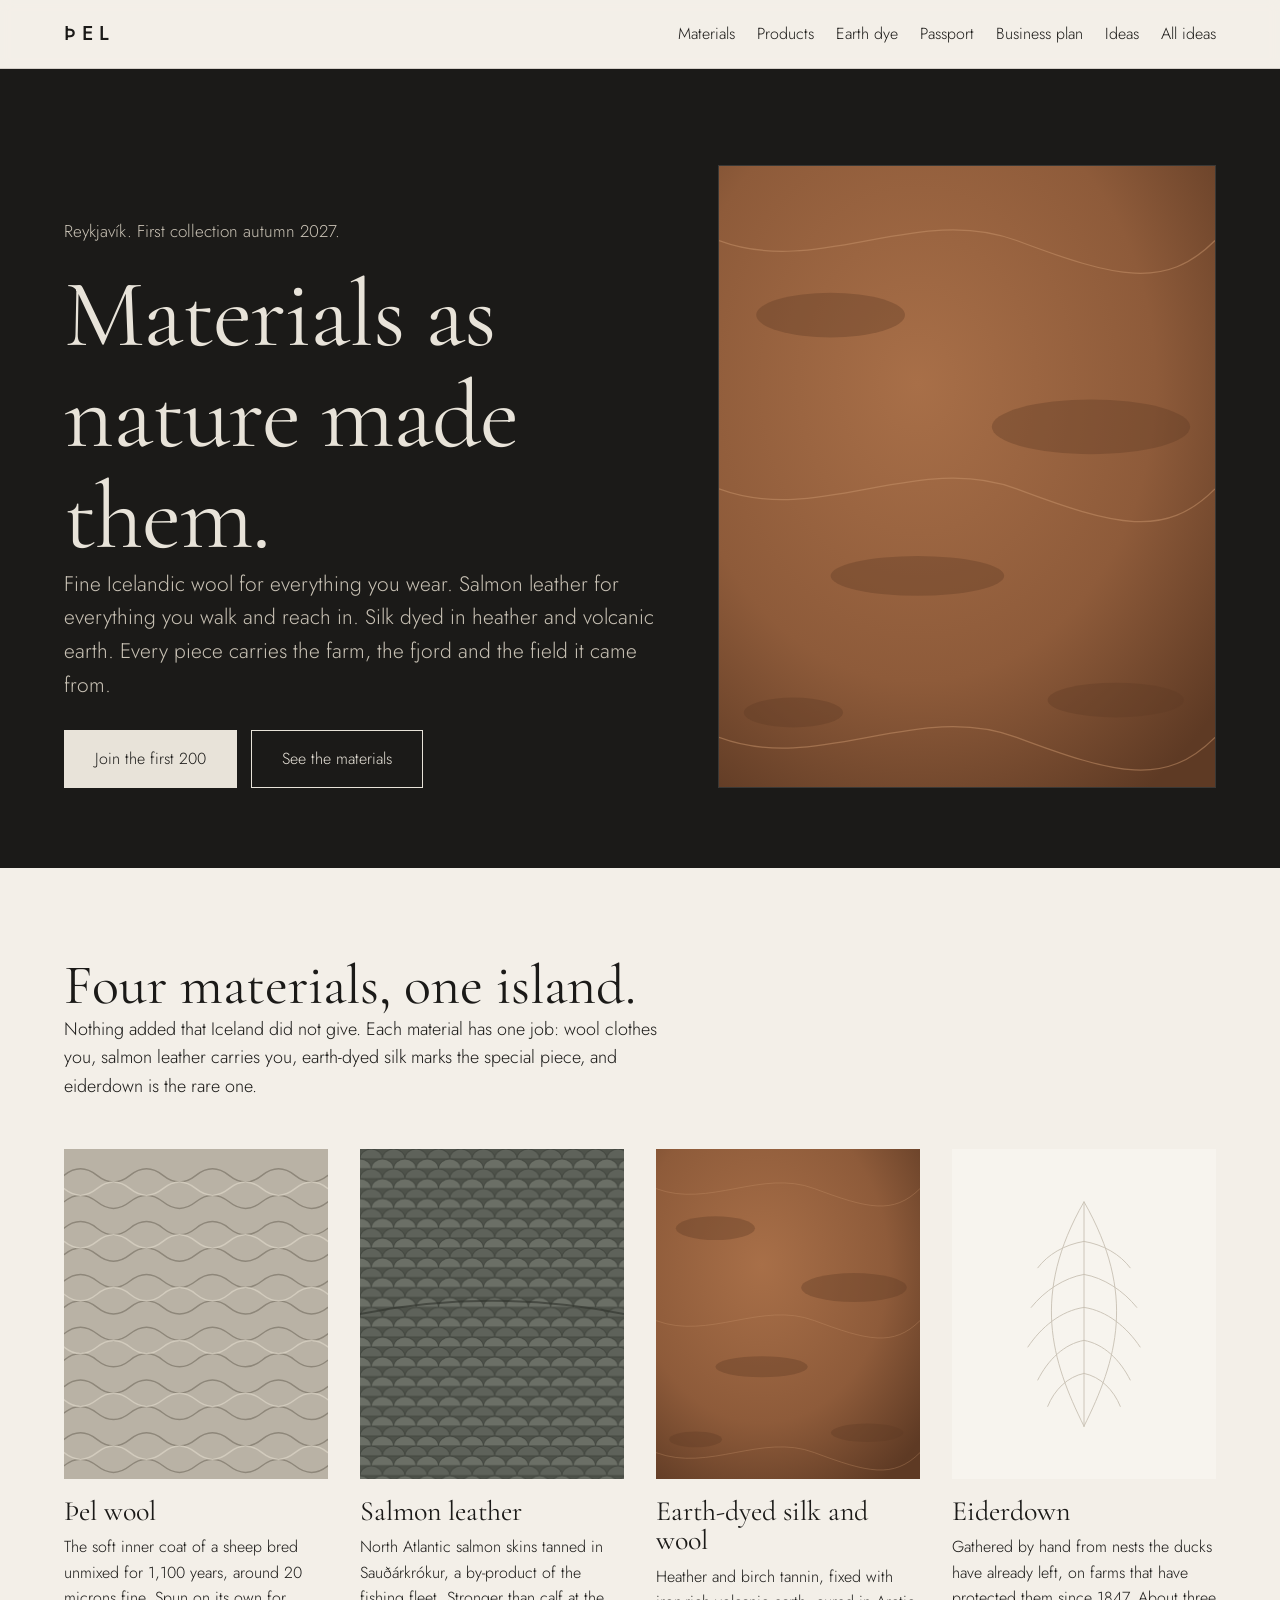
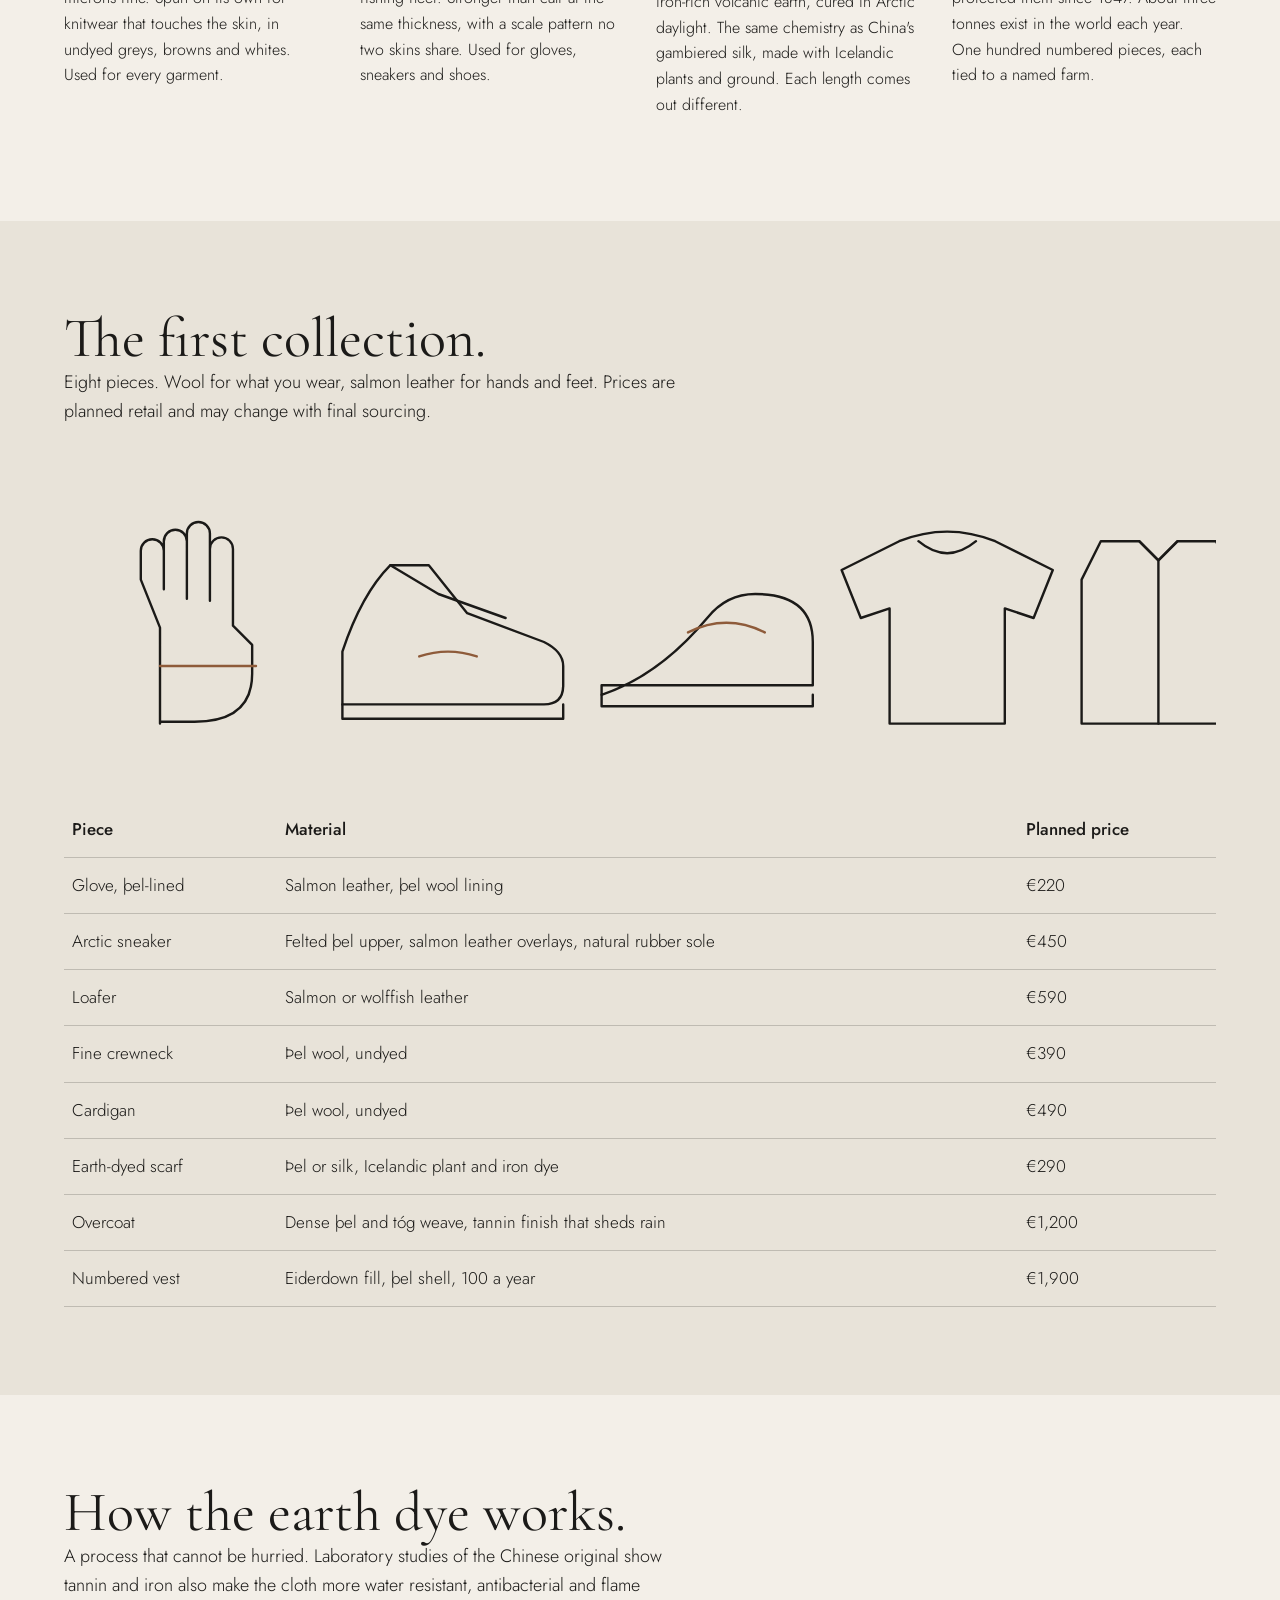
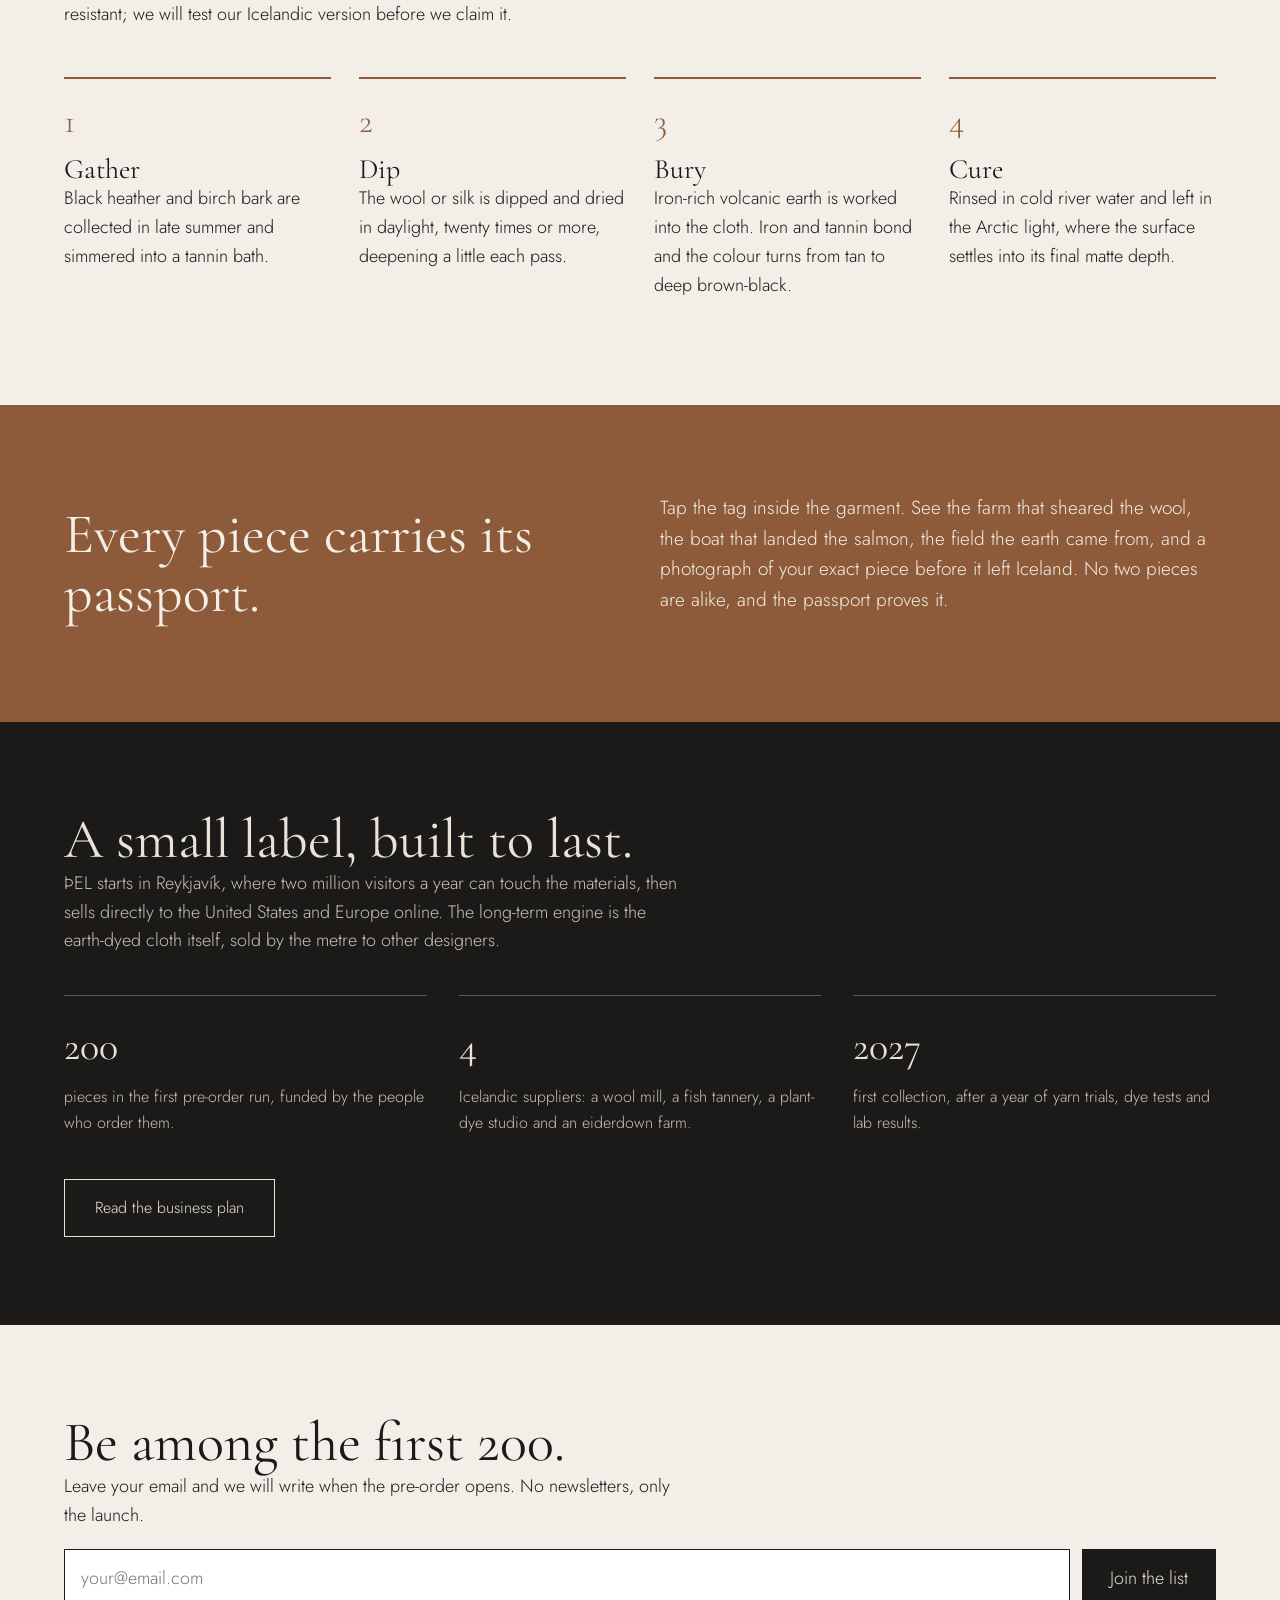
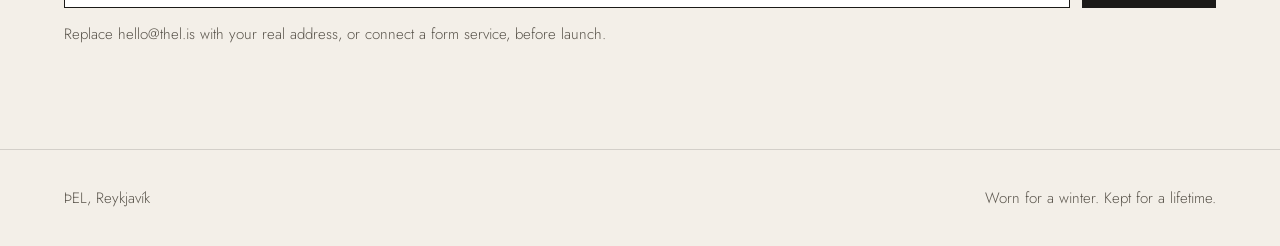
<file: index.html>
<!doctype html>
<html lang="en">
<head>
<meta charset="utf-8">
<meta name="viewport" content="width=device-width, initial-scale=1">
<title>ÞEL — Materials as nature made them</title>
<meta name="description" content="ÞEL is an Icelandic label built on four materials: fine þel wool, salmon leather, earth-dyed silk and hand-gathered eiderdown. Launching Reykjavík 2027.">
<link rel="preconnect" href="https://fonts.googleapis.com">
<link rel="stylesheet" href="https://fonts.googleapis.com/css2?family=Cormorant+Garamond:ital,wght@0,400;0,600;1,400&family=Jost:wght@300;400;500&display=swap">
<link rel="stylesheet" href="style.css">
</head>
<body>
<header>
  <div class="wrap">
    <a class="mark" href="#top">ÞEL</a>
    <nav aria-label="Main">
      <a href="#materials">Materials</a>
      <a href="#products">Products</a>
      <a href="#process">Earth dye</a>
      <a href="#passport">Passport</a>
      <a href="business.html">Business plan</a>
      <a href="ideas.html">Ideas</a>
      <a href="https://gummihurdal.github.io/ideas/">All ideas</a>
    </nav>
  </div>
</header>

<main id="top">
<section class="hero">
  <div class="wrap">
    <div>
      <p class="lead">Reykjavík. First collection autumn 2027.</p>
      <h1>Materials as nature made them.</h1>
      <p>Fine Icelandic wool for everything you wear. Salmon leather for everything you walk and reach in. Silk dyed in heather and volcanic earth. Every piece carries the farm, the fjord and the field it came from.</p>
      <div class="btns">
        <a class="btn solid" href="#waitlist">Join the first 200</a>
        <a class="btn" href="#materials">See the materials</a>
      </div>
    </div>
    <img class="hero-img" src="img/earth.svg" alt="Earth-dyed silk in iron-mud brown, the signature material">
  </div>
</section>

<section id="materials">
  <div class="wrap">
    <div class="intro">
      <h2>Four materials, one island.</h2>
      <p>Nothing added that Iceland did not give. Each material has one job: wool clothes you, salmon leather carries you, earth-dyed silk marks the special piece, and eiderdown is the rare one.</p>
    </div>
    <div class="grid4">
      <div>
        <img src="img/wool.svg" alt="Þel wool fibre texture in natural grey">
        <h3>Þel wool</h3>
        <p>The soft inner coat of a sheep bred unmixed for 1,100 years, around 20 microns fine. Spun on its own for knitwear that touches the skin, in undyed greys, browns and whites. Used for every garment.</p>
      </div>
      <div>
        <img src="img/salmon.svg" alt="Salmon leather scale pattern in moss grey">
        <h3>Salmon leather</h3>
        <p>North Atlantic salmon skins tanned in Sauðárkrókur, a by-product of the fishing fleet. Stronger than calf at the same thickness, with a scale pattern no two skins share. Used for gloves, sneakers and shoes.</p>
      </div>
      <div>
        <img src="img/earth.svg" alt="Earth-dyed silk texture in iron-mud brown">
        <h3>Earth-dyed silk and wool</h3>
        <p>Heather and birch tannin, fixed with iron-rich volcanic earth, cured in Arctic daylight. The same chemistry as China's gambiered silk, made with Icelandic plants and ground. Each length comes out different.</p>
      </div>
      <div>
        <img src="img/eider.svg" alt="A single eiderdown feather drawn in line">
        <h3>Eiderdown</h3>
        <p>Gathered by hand from nests the ducks have already left, on farms that have protected them since 1847. About three tonnes exist in the world each year. One hundred numbered pieces, each tied to a named farm.</p>
      </div>
    </div>
  </div>
</section>

<section class="products" id="products">
  <div class="wrap">
    <div class="intro">
      <h2>The first collection.</h2>
      <p>Eight pieces. Wool for what you wear, salmon leather for hands and feet. Prices are planned retail and may change with final sourcing.</p>
    </div>
    <img class="lineup" src="img/products.svg" alt="Line drawings of the five product shapes: glove, sneaker, loafer, crewneck and coat">
    <table class="ptable">
      <thead><tr><th>Piece</th><th>Material</th><th>Planned price</th></tr></thead>
      <tbody>
        <tr><td>Glove, þel-lined</td><td>Salmon leather, þel wool lining</td><td>€220</td></tr>
        <tr><td>Arctic sneaker</td><td>Felted þel upper, salmon leather overlays, natural rubber sole</td><td>€450</td></tr>
        <tr><td>Loafer</td><td>Salmon or wolffish leather</td><td>€590</td></tr>
        <tr><td>Fine crewneck</td><td>Þel wool, undyed</td><td>€390</td></tr>
        <tr><td>Cardigan</td><td>Þel wool, undyed</td><td>€490</td></tr>
        <tr><td>Earth-dyed scarf</td><td>Þel or silk, Icelandic plant and iron dye</td><td>€290</td></tr>
        <tr><td>Overcoat</td><td>Dense þel and tóg weave, tannin finish that sheds rain</td><td>€1,200</td></tr>
        <tr><td>Numbered vest</td><td>Eiderdown fill, þel shell, 100 a year</td><td>€1,900</td></tr>
      </tbody>
    </table>
  </div>
</section>

<section id="process">
  <div class="wrap">
    <div class="intro">
      <h2>How the earth dye works.</h2>
      <p>A process that cannot be hurried. Laboratory studies of the Chinese original show tannin and iron also make the cloth more water resistant, antibacterial and flame resistant; we will test our Icelandic version before we claim it.</p>
    </div>
    <div class="steps">
      <div><h3>Gather</h3><p>Black heather and birch bark are collected in late summer and simmered into a tannin bath.</p></div>
      <div><h3>Dip</h3><p>The wool or silk is dipped and dried in daylight, twenty times or more, deepening a little each pass.</p></div>
      <div><h3>Bury</h3><p>Iron-rich volcanic earth is worked into the cloth. Iron and tannin bond and the colour turns from tan to deep brown-black.</p></div>
      <div><h3>Cure</h3><p>Rinsed in cold river water and left in the Arctic light, where the surface settles into its final matte depth.</p></div>
    </div>
  </div>
</section>

<section class="passport" id="passport">
  <div class="wrap">
    <h2>Every piece carries its passport.</h2>
    <p>Tap the tag inside the garment. See the farm that sheared the wool, the boat that landed the salmon, the field the earth came from, and a photograph of your exact piece before it left Iceland. No two pieces are alike, and the passport proves it.</p>
  </div>
</section>

<section class="biz" id="business">
  <div class="wrap">
    <h2>A small label, built to last.</h2>
    <p>ÞEL starts in Reykjavík, where two million visitors a year can touch the materials, then sells directly to the United States and Europe online. The long-term engine is the earth-dyed cloth itself, sold by the metre to other designers.</p>
    <div class="cols">
      <div><strong>200</strong><p>pieces in the first pre-order run, funded by the people who order them.</p></div>
      <div><strong>4</strong><p>Icelandic suppliers: a wool mill, a fish tannery, a plant-dye studio and an eiderdown farm.</p></div>
      <div><strong>2027</strong><p>first collection, after a year of yarn trials, dye tests and lab results.</p></div>
    </div>
    <div class="btns"><a class="btn" href="business.html">Read the business plan</a></div>
  </div>
</section>

<section class="wait" id="waitlist">
  <div class="wrap">
    <h2>Be among the first 200.</h2>
    <p>Leave your email and we will write when the pre-order opens. No newsletters, only the launch.</p>
    <form action="mailto:hello@thel.is" method="post" enctype="text/plain">
      <label for="email" class="visually-hidden" style="position:absolute;left:-9999px">Email address</label>
      <input id="email" name="email" type="email" placeholder="your@email.com" required>
      <button type="submit">Join the list</button>
    </form>
    <p class="note" style="margin-top:14px">Replace hello@thel.is with your real address, or connect a form service, before launch.</p>
  </div>
</section>
</main>

<footer>
  <div class="wrap">
    <span>ÞEL, Reykjavík</span>
    <span>Worn for a winter. Kept for a lifetime.</span>
  </div>
</footer>
</body>
</html>
</file>
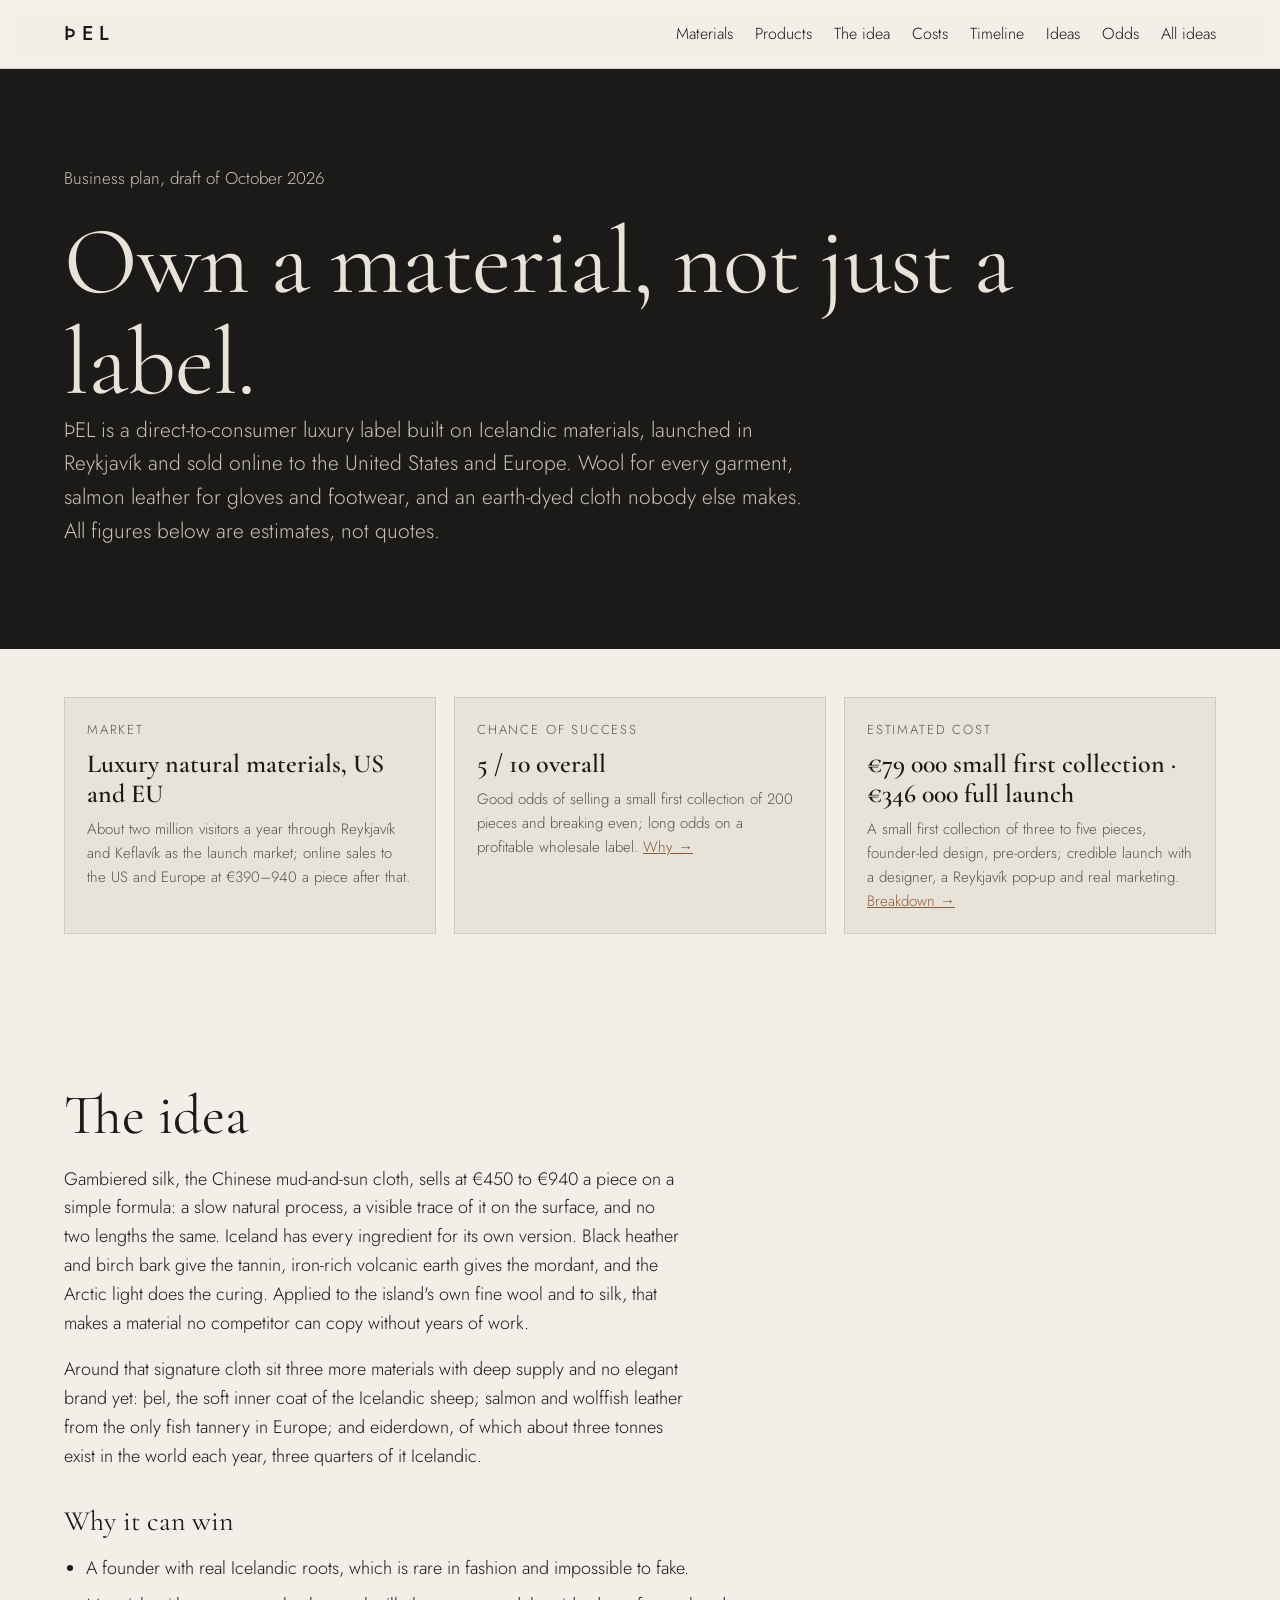
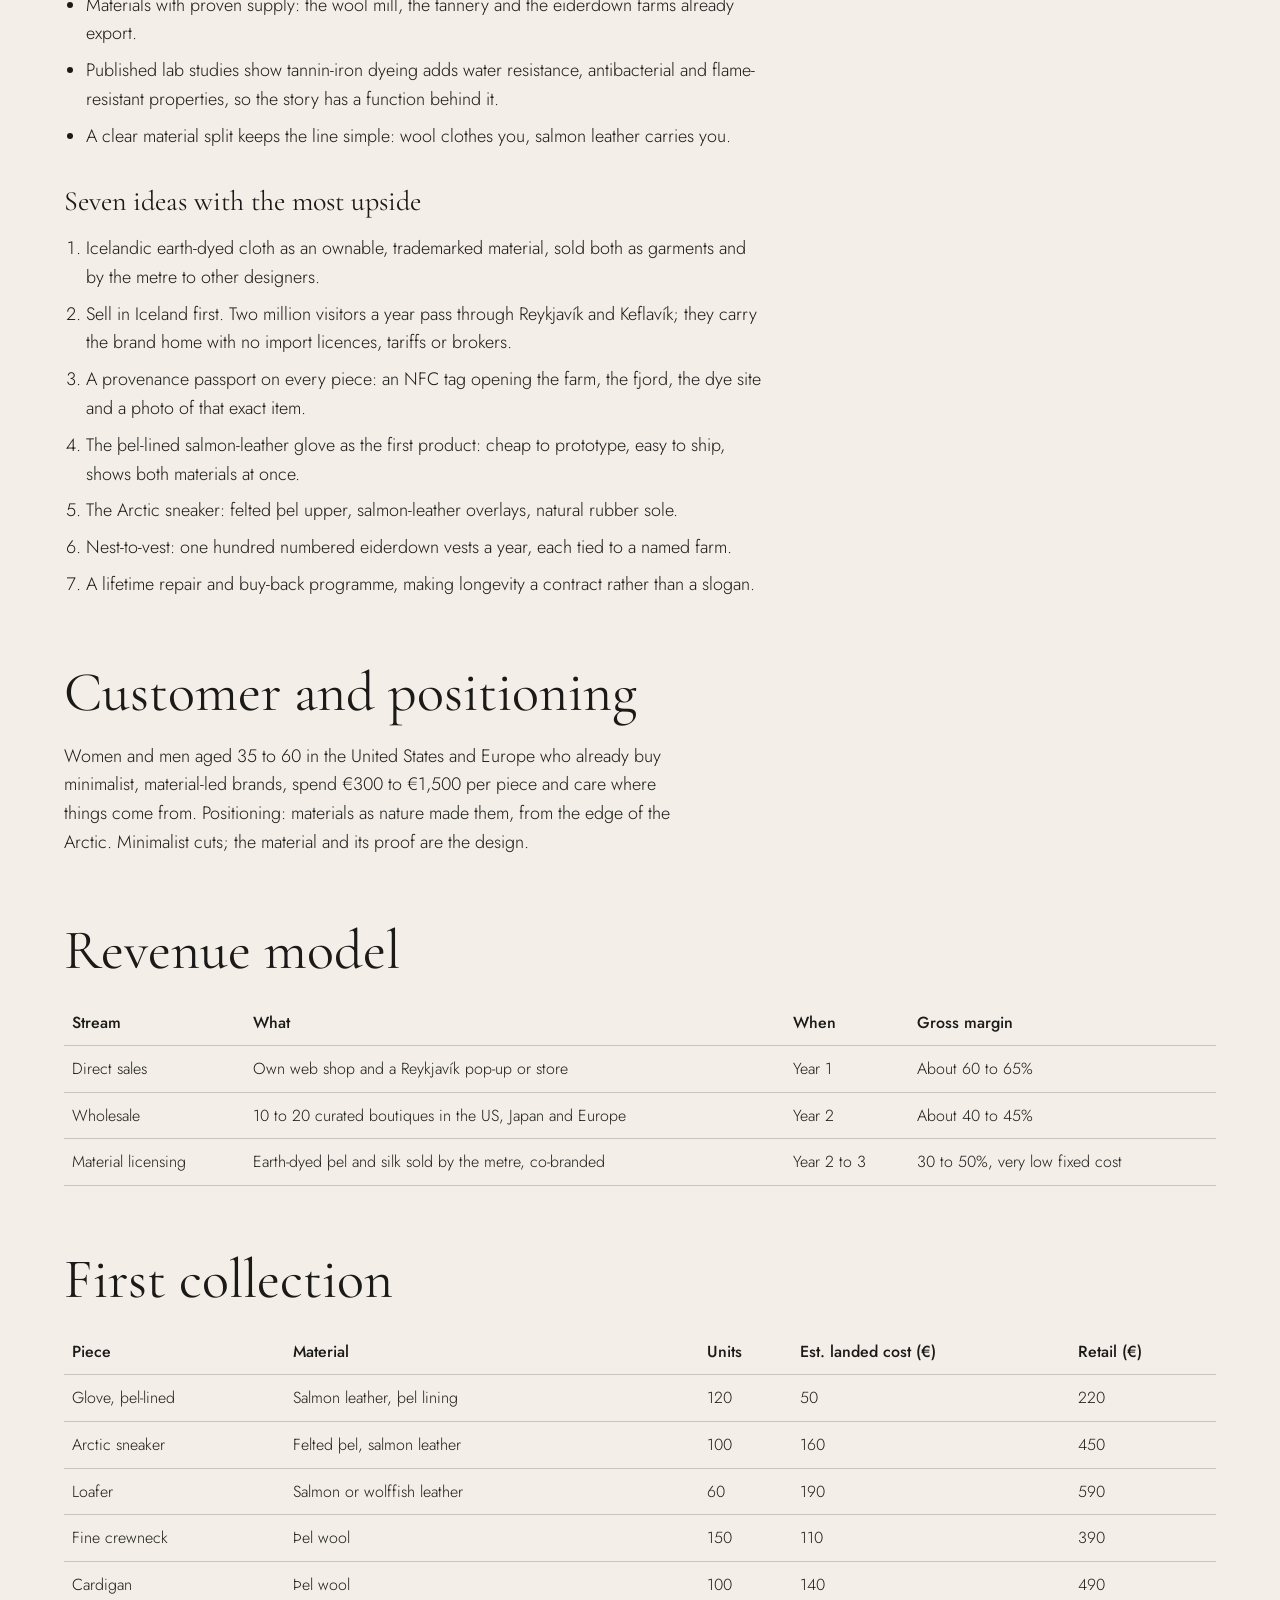
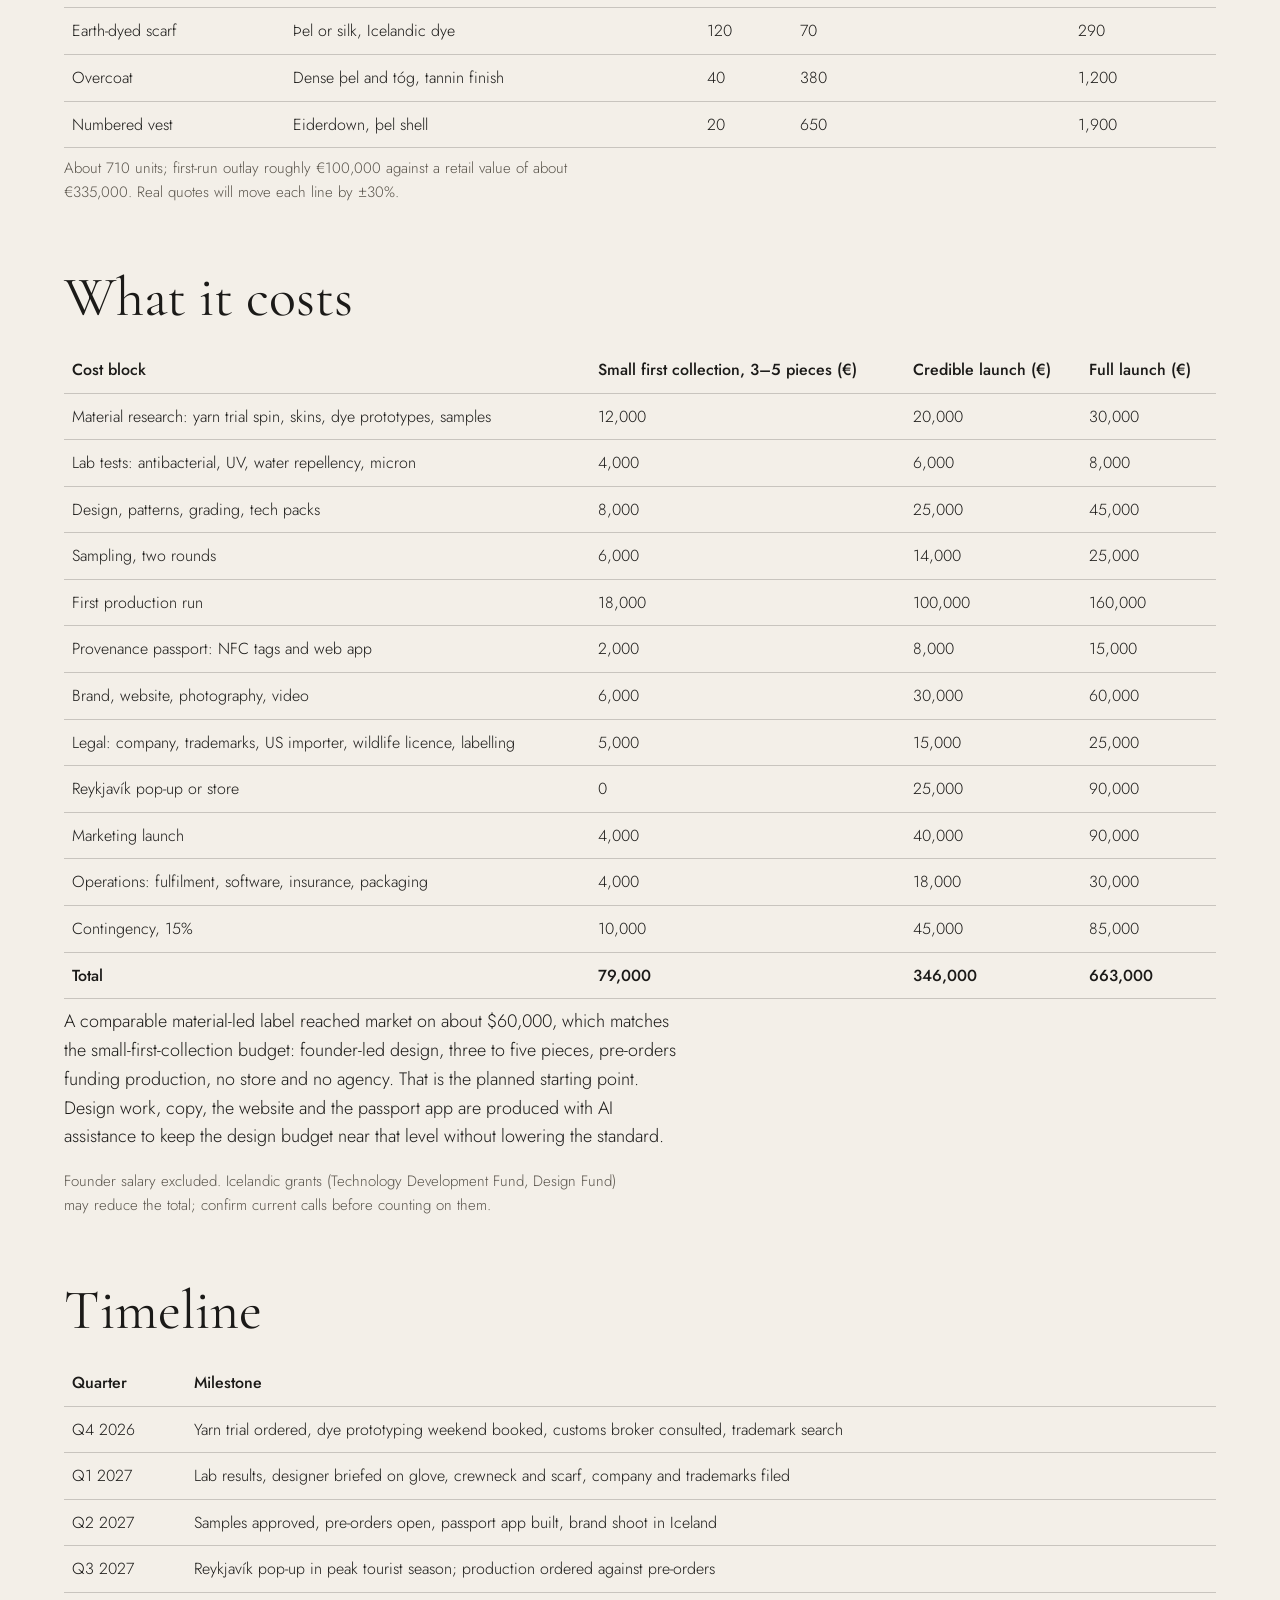
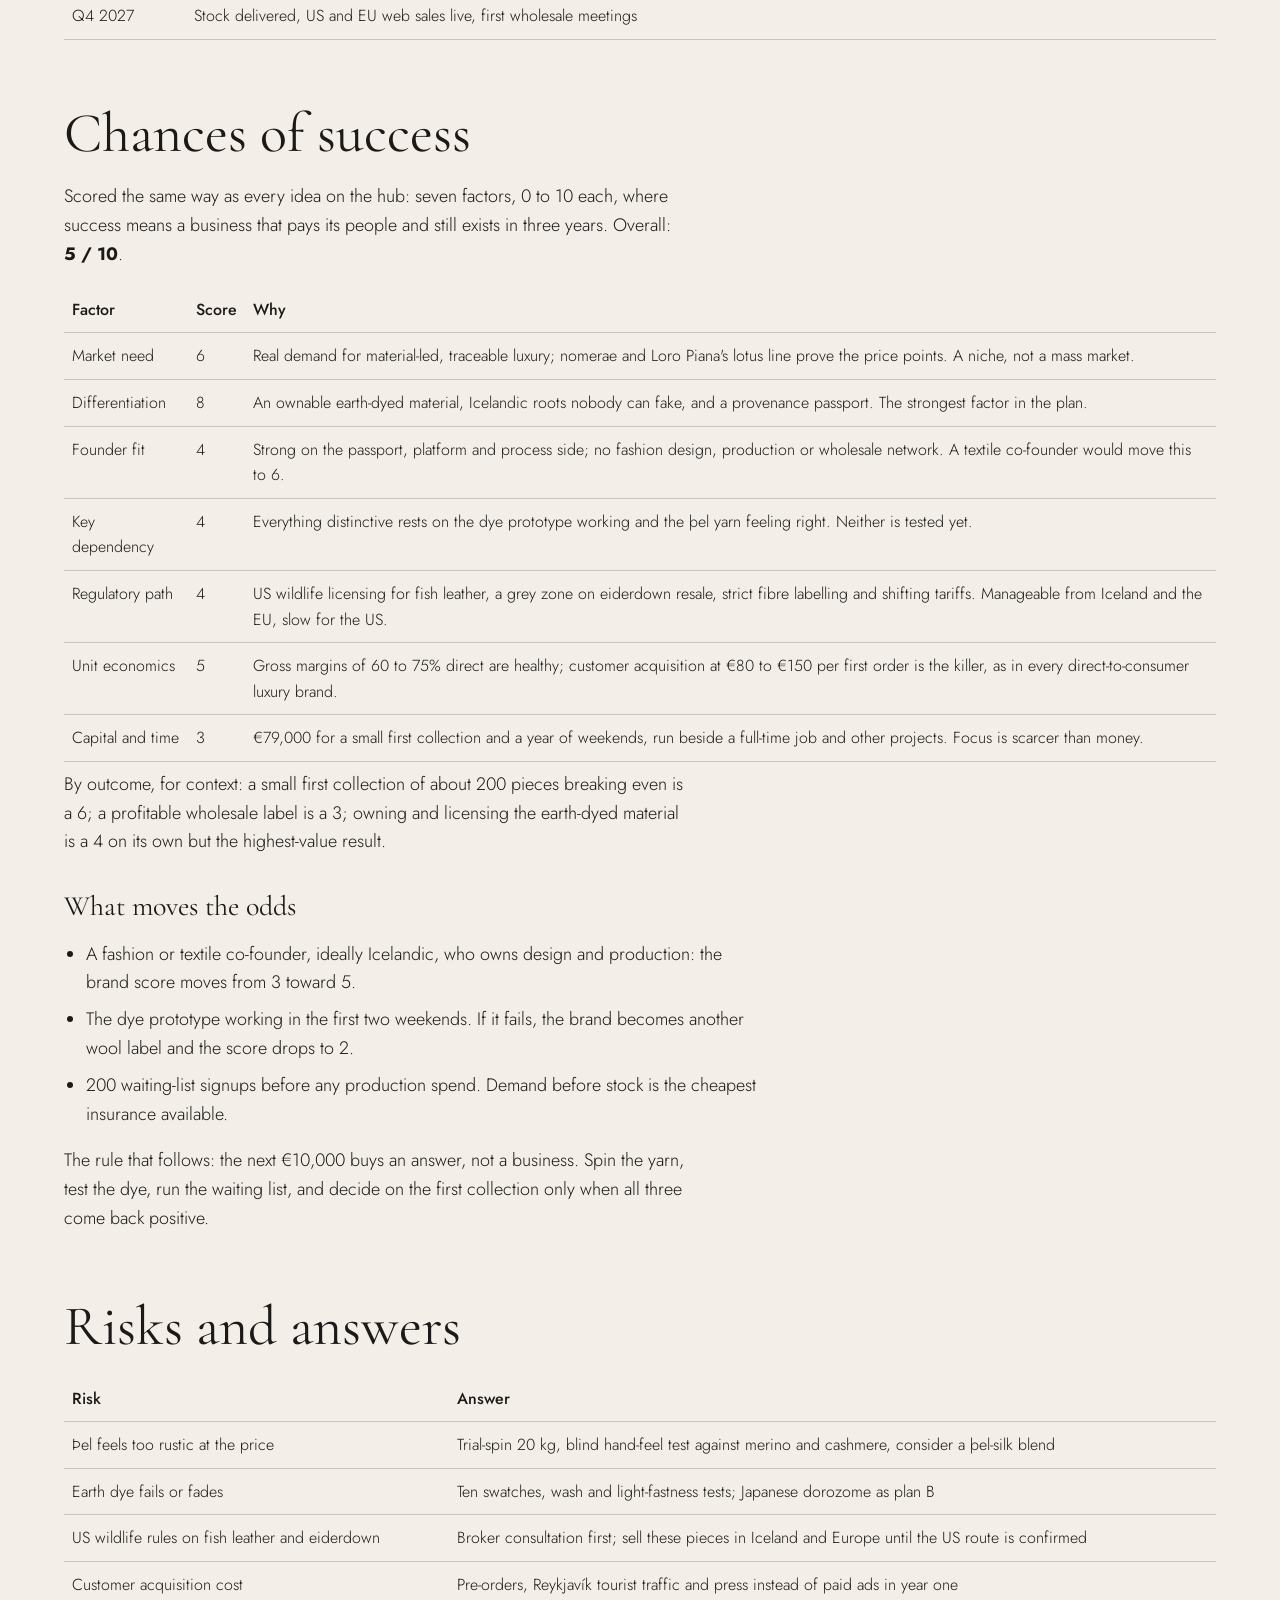
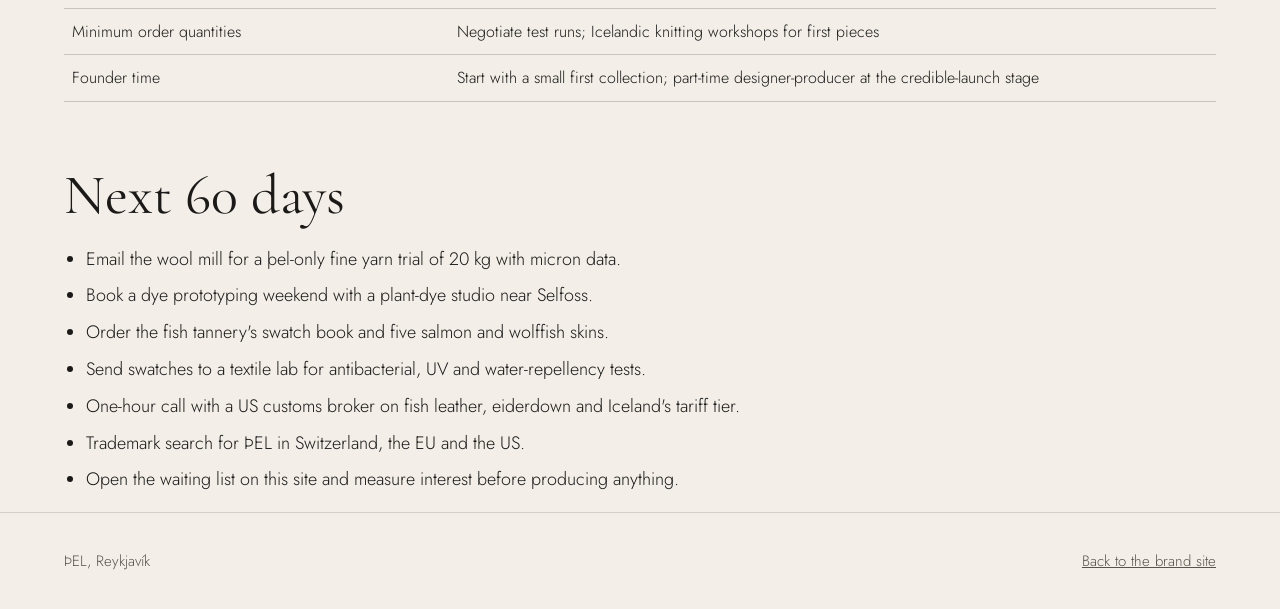
<file: business.html>
<!doctype html>
<html lang="en">
<head>
<meta charset="utf-8">
<meta name="viewport" content="width=device-width, initial-scale=1">
<title>ÞEL — Business plan</title>
<meta name="description" content="The ÞEL business plan: concept, materials, product line, costs and timeline for an Icelandic heritage-materials label.">
<link rel="preconnect" href="https://fonts.googleapis.com">
<link rel="stylesheet" href="https://fonts.googleapis.com/css2?family=Cormorant+Garamond:ital,wght@0,400;0,600;1,400&family=Jost:wght@300;400;500&display=swap">
<link rel="stylesheet" href="style.css">
</head>
<body>
<header>
  <div class="wrap">
    <a class="mark" href="index.html">ÞEL</a>
    <nav aria-label="Main">
      <a href="index.html#materials">Materials</a>
      <a href="index.html#products">Products</a>
      <a href="#idea">The idea</a>
      <a href="#costs">Costs</a>
      <a href="#timeline">Timeline</a>
      <a href="ideas.html">Ideas</a>
      <a href="#odds">Odds</a>
      <a href="https://gummihurdal.github.io/ideas/">All ideas</a>
    </nav>
  </div>
</header>

<main class="doc">
<section class="hero">
  <div class="wrap" style="display:block">
    <p class="lead">Business plan, draft of October 2026</p>
    <h1>Own a material, not just a label.</h1>
    <p>ÞEL is a direct-to-consumer luxury label built on Icelandic materials, launched in Reykjavík and sold online to the United States and Europe. Wool for every garment, salmon leather for gloves and footwear, and an earth-dyed cloth nobody else makes. All figures below are estimates, not quotes.</p>
  </div>
</section>

<div class="wrap">
<section class="glance" aria-label="At a glance">
  <div><span>Market</span><strong>Luxury natural materials, US and EU</strong><p>About two million visitors a year through Reykjavík and Keflavík as the launch market; online sales to the US and Europe at €390–940 a piece after that.</p></div>
  <div><span>Chance of success</span><strong>5 / 10 overall</strong><p>Good odds of selling a small first collection of 200 pieces and breaking even; long odds on a profitable wholesale label. <a href="#odds">Why →</a></p></div>
  <div><span>Estimated cost</span><strong>€79 000 small first collection · €346 000 full launch</strong><p>A small first collection of three to five pieces, founder-led design, pre-orders; credible launch with a designer, a Reykjavík pop-up and real marketing. <a href="#costs">Breakdown →</a></p></div>
</section>
</div>
<style>
.glance{display:grid;grid-template-columns:repeat(auto-fit,minmax(240px,1fr));gap:18px;margin:-40px 0 48px;position:relative}
.glance>div{background:var(--ash);border:1px solid rgba(27,26,24,.12);padding:22px 22px 14px}
.glance span{display:block;font-size:13px;letter-spacing:.14em;text-transform:uppercase;color:var(--ink-soft);margin-bottom:8px}
.glance strong{display:block;font-family:'Cormorant Garamond',Georgia,serif;font-weight:600;font-size:26px;line-height:1.15;margin-bottom:8px}
.glance p{font-size:15px;color:var(--ink-soft);margin:0 0 6px}
.glance a{color:var(--mud)}
</style>

<div class="wrap">

<h2 id="idea">The idea</h2>
<p>Gambiered silk, the Chinese mud-and-sun cloth, sells at €450 to €940 a piece on a simple formula: a slow natural process, a visible trace of it on the surface, and no two lengths the same. Iceland has every ingredient for its own version. Black heather and birch bark give the tannin, iron-rich volcanic earth gives the mordant, and the Arctic light does the curing. Applied to the island's own fine wool and to silk, that makes a material no competitor can copy without years of work.</p>
<p>Around that signature cloth sit three more materials with deep supply and no elegant brand yet: þel, the soft inner coat of the Icelandic sheep; salmon and wolffish leather from the only fish tannery in Europe; and eiderdown, of which about three tonnes exist in the world each year, three quarters of it Icelandic.</p>

<h3>Why it can win</h3>
<ul>
  <li>A founder with real Icelandic roots, which is rare in fashion and impossible to fake.</li>
  <li>Materials with proven supply: the wool mill, the tannery and the eiderdown farms already export.</li>
  <li>Published lab studies show tannin-iron dyeing adds water resistance, antibacterial and flame-resistant properties, so the story has a function behind it.</li>
  <li>A clear material split keeps the line simple: wool clothes you, salmon leather carries you.</li>
</ul>

<h3>Seven ideas with the most upside</h3>
<ol>
  <li>Icelandic earth-dyed cloth as an ownable, trademarked material, sold both as garments and by the metre to other designers.</li>
  <li>Sell in Iceland first. Two million visitors a year pass through Reykjavík and Keflavík; they carry the brand home with no import licences, tariffs or brokers.</li>
  <li>A provenance passport on every piece: an NFC tag opening the farm, the fjord, the dye site and a photo of that exact item.</li>
  <li>The þel-lined salmon-leather glove as the first product: cheap to prototype, easy to ship, shows both materials at once.</li>
  <li>The Arctic sneaker: felted þel upper, salmon-leather overlays, natural rubber sole.</li>
  <li>Nest-to-vest: one hundred numbered eiderdown vests a year, each tied to a named farm.</li>
  <li>A lifetime repair and buy-back programme, making longevity a contract rather than a slogan.</li>
</ol>

<h2>Customer and positioning</h2>
<p>Women and men aged 35 to 60 in the United States and Europe who already buy minimalist, material-led brands, spend €300 to €1,500 per piece and care where things come from. Positioning: materials as nature made them, from the edge of the Arctic. Minimalist cuts; the material and its proof are the design.</p>

<h2>Revenue model</h2>
<table>
  <thead><tr><th>Stream</th><th>What</th><th>When</th><th>Gross margin</th></tr></thead>
  <tbody>
    <tr><td>Direct sales</td><td>Own web shop and a Reykjavík pop-up or store</td><td>Year 1</td><td>About 60 to 65%</td></tr>
    <tr><td>Wholesale</td><td>10 to 20 curated boutiques in the US, Japan and Europe</td><td>Year 2</td><td>About 40 to 45%</td></tr>
    <tr><td>Material licensing</td><td>Earth-dyed þel and silk sold by the metre, co-branded</td><td>Year 2 to 3</td><td>30 to 50%, very low fixed cost</td></tr>
  </tbody>
</table>

<h2>First collection</h2>
<table>
  <thead><tr><th>Piece</th><th>Material</th><th>Units</th><th>Est. landed cost (€)</th><th>Retail (€)</th></tr></thead>
  <tbody>
    <tr><td>Glove, þel-lined</td><td>Salmon leather, þel lining</td><td>120</td><td>50</td><td>220</td></tr>
    <tr><td>Arctic sneaker</td><td>Felted þel, salmon leather</td><td>100</td><td>160</td><td>450</td></tr>
    <tr><td>Loafer</td><td>Salmon or wolffish leather</td><td>60</td><td>190</td><td>590</td></tr>
    <tr><td>Fine crewneck</td><td>Þel wool</td><td>150</td><td>110</td><td>390</td></tr>
    <tr><td>Cardigan</td><td>Þel wool</td><td>100</td><td>140</td><td>490</td></tr>
    <tr><td>Earth-dyed scarf</td><td>Þel or silk, Icelandic dye</td><td>120</td><td>70</td><td>290</td></tr>
    <tr><td>Overcoat</td><td>Dense þel and tóg, tannin finish</td><td>40</td><td>380</td><td>1,200</td></tr>
    <tr><td>Numbered vest</td><td>Eiderdown, þel shell</td><td>20</td><td>650</td><td>1,900</td></tr>
  </tbody>
</table>
<p class="note">About 710 units; first-run outlay roughly €100,000 against a retail value of about €335,000. Real quotes will move each line by ±30%.</p>

<h2 id="costs">What it costs</h2>
<table>
  <thead><tr><th>Cost block</th><th>Small first collection, 3–5 pieces (€)</th><th>Credible launch (€)</th><th>Full launch (€)</th></tr></thead>
  <tbody>
    <tr><td>Material research: yarn trial spin, skins, dye prototypes, samples</td><td>12,000</td><td>20,000</td><td>30,000</td></tr>
    <tr><td>Lab tests: antibacterial, UV, water repellency, micron</td><td>4,000</td><td>6,000</td><td>8,000</td></tr>
    <tr><td>Design, patterns, grading, tech packs</td><td>8,000</td><td>25,000</td><td>45,000</td></tr>
    <tr><td>Sampling, two rounds</td><td>6,000</td><td>14,000</td><td>25,000</td></tr>
    <tr><td>First production run</td><td>18,000</td><td>100,000</td><td>160,000</td></tr>
    <tr><td>Provenance passport: NFC tags and web app</td><td>2,000</td><td>8,000</td><td>15,000</td></tr>
    <tr><td>Brand, website, photography, video</td><td>6,000</td><td>30,000</td><td>60,000</td></tr>
    <tr><td>Legal: company, trademarks, US importer, wildlife licence, labelling</td><td>5,000</td><td>15,000</td><td>25,000</td></tr>
    <tr><td>Reykjavík pop-up or store</td><td>0</td><td>25,000</td><td>90,000</td></tr>
    <tr><td>Marketing launch</td><td>4,000</td><td>40,000</td><td>90,000</td></tr>
    <tr><td>Operations: fulfilment, software, insurance, packaging</td><td>4,000</td><td>18,000</td><td>30,000</td></tr>
    <tr><td>Contingency, 15%</td><td>10,000</td><td>45,000</td><td>85,000</td></tr>
    <tr><th>Total</th><th>79,000</th><th>346,000</th><th>663,000</th></tr>
  </tbody>
</table>
<p>A comparable material-led label reached market on about $60,000, which matches the small-first-collection budget: founder-led design, three to five pieces, pre-orders funding production, no store and no agency. That is the planned starting point. Design work, copy, the website and the passport app are produced with AI assistance to keep the design budget near that level without lowering the standard.</p>
<p class="note">Founder salary excluded. Icelandic grants (Technology Development Fund, Design Fund) may reduce the total; confirm current calls before counting on them.</p>

<h2 id="timeline">Timeline</h2>
<table>
  <thead><tr><th>Quarter</th><th>Milestone</th></tr></thead>
  <tbody>
    <tr><td>Q4 2026</td><td>Yarn trial ordered, dye prototyping weekend booked, customs broker consulted, trademark search</td></tr>
    <tr><td>Q1 2027</td><td>Lab results, designer briefed on glove, crewneck and scarf, company and trademarks filed</td></tr>
    <tr><td>Q2 2027</td><td>Samples approved, pre-orders open, passport app built, brand shoot in Iceland</td></tr>
    <tr><td>Q3 2027</td><td>Reykjavík pop-up in peak tourist season; production ordered against pre-orders</td></tr>
    <tr><td>Q4 2027</td><td>Stock delivered, US and EU web sales live, first wholesale meetings</td></tr>
  </tbody>
</table>

<h2 id="odds">Chances of success</h2>
<p>Scored the same way as every idea on the hub: seven factors, 0 to 10 each, where success means a business that pays its people and still exists in three years. Overall: <strong>5 / 10</strong>.</p>
<table>
  <thead><tr><th>Factor</th><th>Score</th><th>Why</th></tr></thead>
  <tbody>
    <tr><td>Market need</td><td>6</td><td>Real demand for material-led, traceable luxury; nomerae and Loro Piana's lotus line prove the price points. A niche, not a mass market.</td></tr>
    <tr><td>Differentiation</td><td>8</td><td>An ownable earth-dyed material, Icelandic roots nobody can fake, and a provenance passport. The strongest factor in the plan.</td></tr>
    <tr><td>Founder fit</td><td>4</td><td>Strong on the passport, platform and process side; no fashion design, production or wholesale network. A textile co-founder would move this to 6.</td></tr>
    <tr><td>Key dependency</td><td>4</td><td>Everything distinctive rests on the dye prototype working and the þel yarn feeling right. Neither is tested yet.</td></tr>
    <tr><td>Regulatory path</td><td>4</td><td>US wildlife licensing for fish leather, a grey zone on eiderdown resale, strict fibre labelling and shifting tariffs. Manageable from Iceland and the EU, slow for the US.</td></tr>
    <tr><td>Unit economics</td><td>5</td><td>Gross margins of 60 to 75% direct are healthy; customer acquisition at €80 to €150 per first order is the killer, as in every direct-to-consumer luxury brand.</td></tr>
    <tr><td>Capital and time</td><td>3</td><td>€79,000 for a small first collection and a year of weekends, run beside a full-time job and other projects. Focus is scarcer than money.</td></tr>
  </tbody>
</table>
<p>By outcome, for context: a small first collection of about 200 pieces breaking even is a 6; a profitable wholesale label is a 3; owning and licensing the earth-dyed material is a 4 on its own but the highest-value result.</p>

<h3>What moves the odds</h3>
<ul>
  <li>A fashion or textile co-founder, ideally Icelandic, who owns design and production: the brand score moves from 3 toward 5.</li>
  <li>The dye prototype working in the first two weekends. If it fails, the brand becomes another wool label and the score drops to 2.</li>
  <li>200 waiting-list signups before any production spend. Demand before stock is the cheapest insurance available.</li>
</ul>
<p>The rule that follows: the next €10,000 buys an answer, not a business. Spin the yarn, test the dye, run the waiting list, and decide on the first collection only when all three come back positive.</p>

<h2>Risks and answers</h2>
<table>
  <thead><tr><th>Risk</th><th>Answer</th></tr></thead>
  <tbody>
    <tr><td>Þel feels too rustic at the price</td><td>Trial-spin 20 kg, blind hand-feel test against merino and cashmere, consider a þel-silk blend</td></tr>
    <tr><td>Earth dye fails or fades</td><td>Ten swatches, wash and light-fastness tests; Japanese dorozome as plan B</td></tr>
    <tr><td>US wildlife rules on fish leather and eiderdown</td><td>Broker consultation first; sell these pieces in Iceland and Europe until the US route is confirmed</td></tr>
    <tr><td>Customer acquisition cost</td><td>Pre-orders, Reykjavík tourist traffic and press instead of paid ads in year one</td></tr>
    <tr><td>Minimum order quantities</td><td>Negotiate test runs; Icelandic knitting workshops for first pieces</td></tr>
    <tr><td>Founder time</td><td>Start with a small first collection; part-time designer-producer at the credible-launch stage</td></tr>
  </tbody>
</table>

<h2>Next 60 days</h2>
<ul>
  <li>Email the wool mill for a þel-only fine yarn trial of 20 kg with micron data.</li>
  <li>Book a dye prototyping weekend with a plant-dye studio near Selfoss.</li>
  <li>Order the fish tannery's swatch book and five salmon and wolffish skins.</li>
  <li>Send swatches to a textile lab for antibacterial, UV and water-repellency tests.</li>
  <li>One-hour call with a US customs broker on fish leather, eiderdown and Iceland's tariff tier.</li>
  <li>Trademark search for ÞEL in Switzerland, the EU and the US.</li>
  <li>Open the waiting list on this site and measure interest before producing anything.</li>
</ul>

</div>
</main>

<footer>
  <div class="wrap">
    <span>ÞEL, Reykjavík</span>
    <span><a href="index.html">Back to the brand site</a></span>
  </div>
</footer>
</body>
</html>
</file>
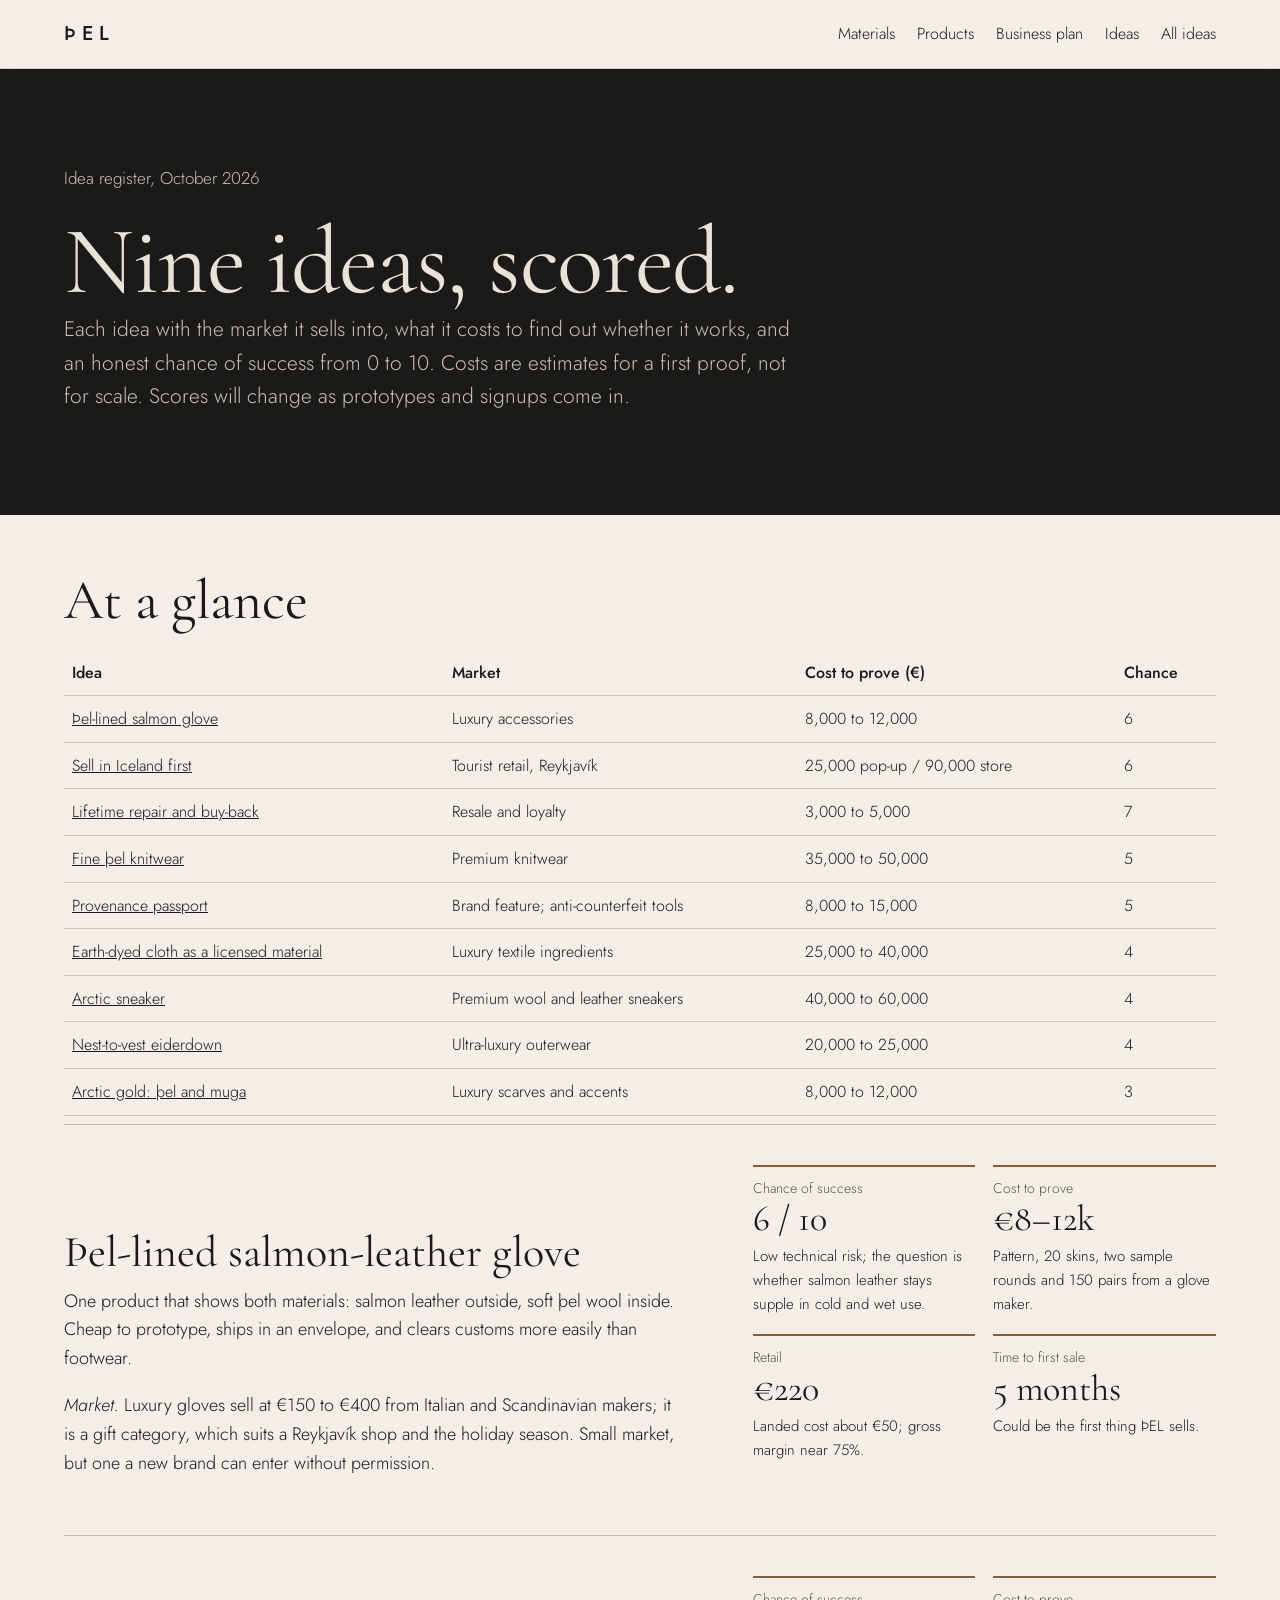
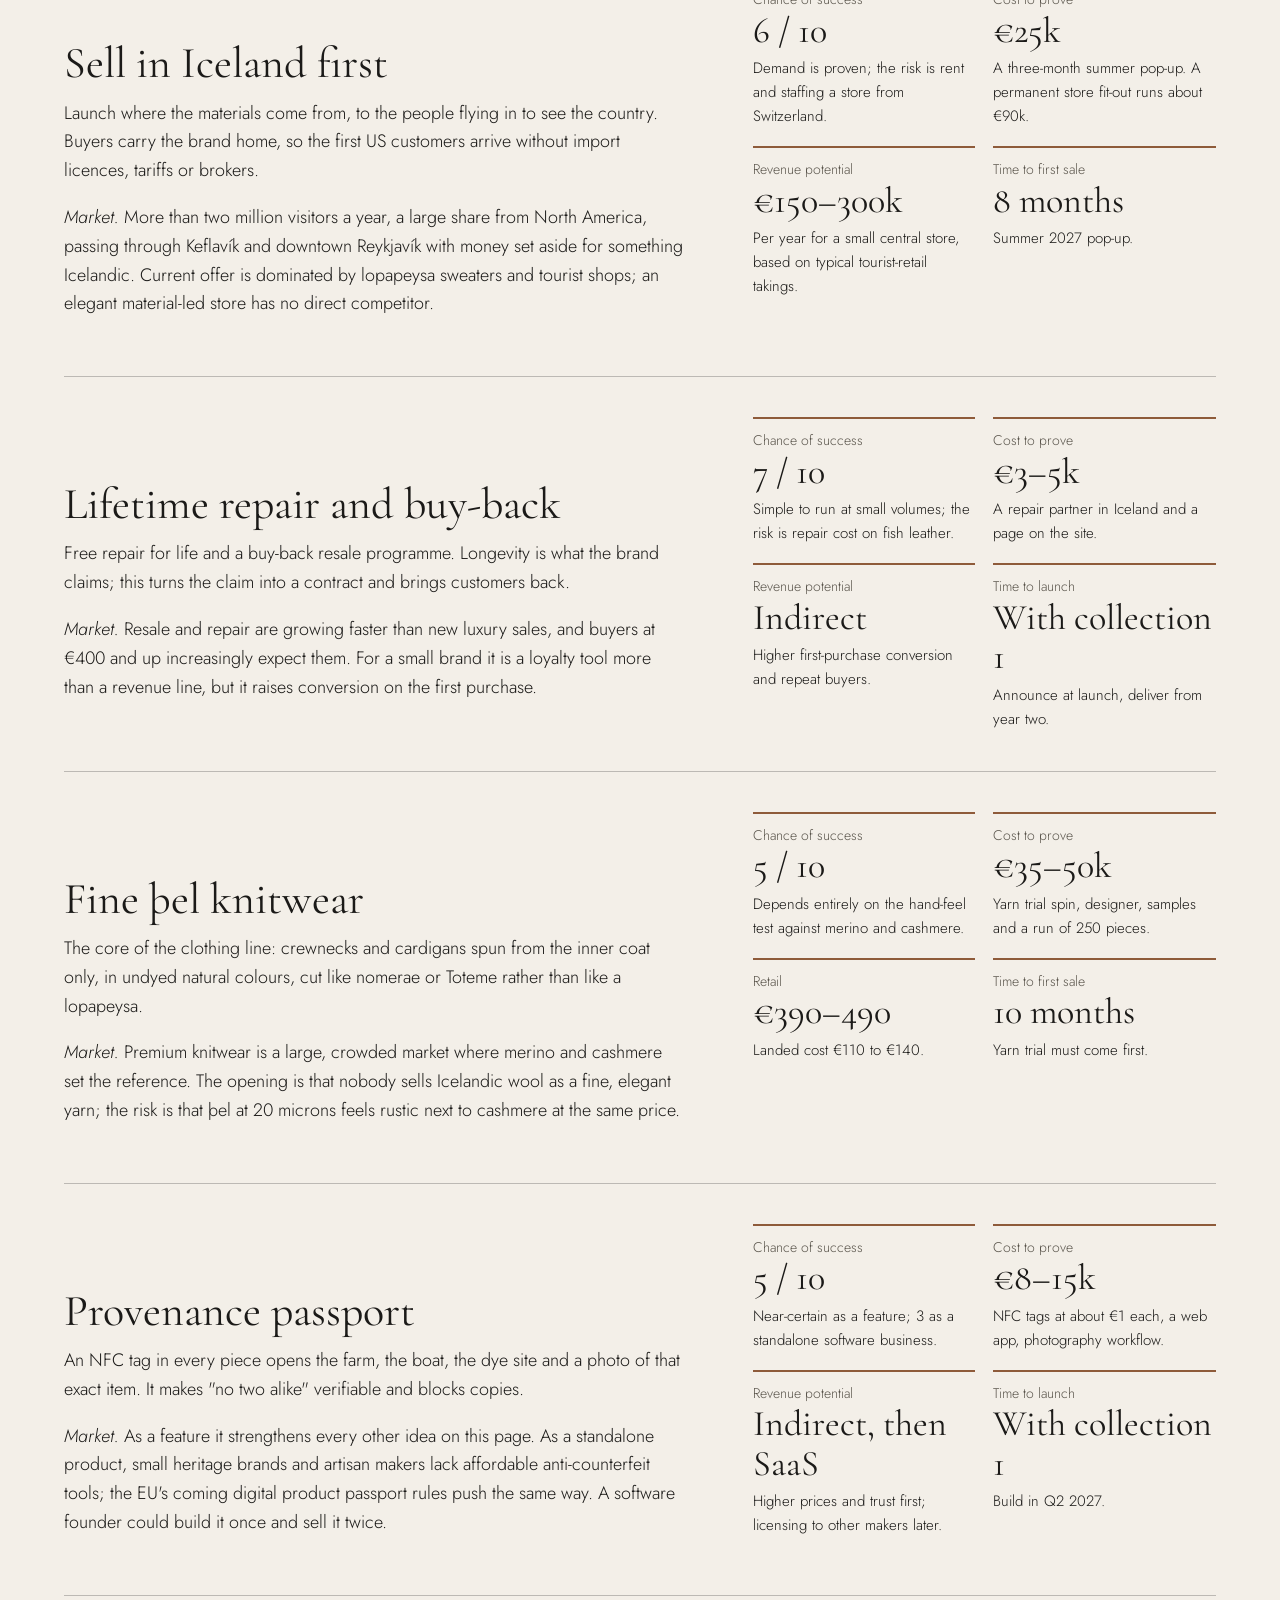
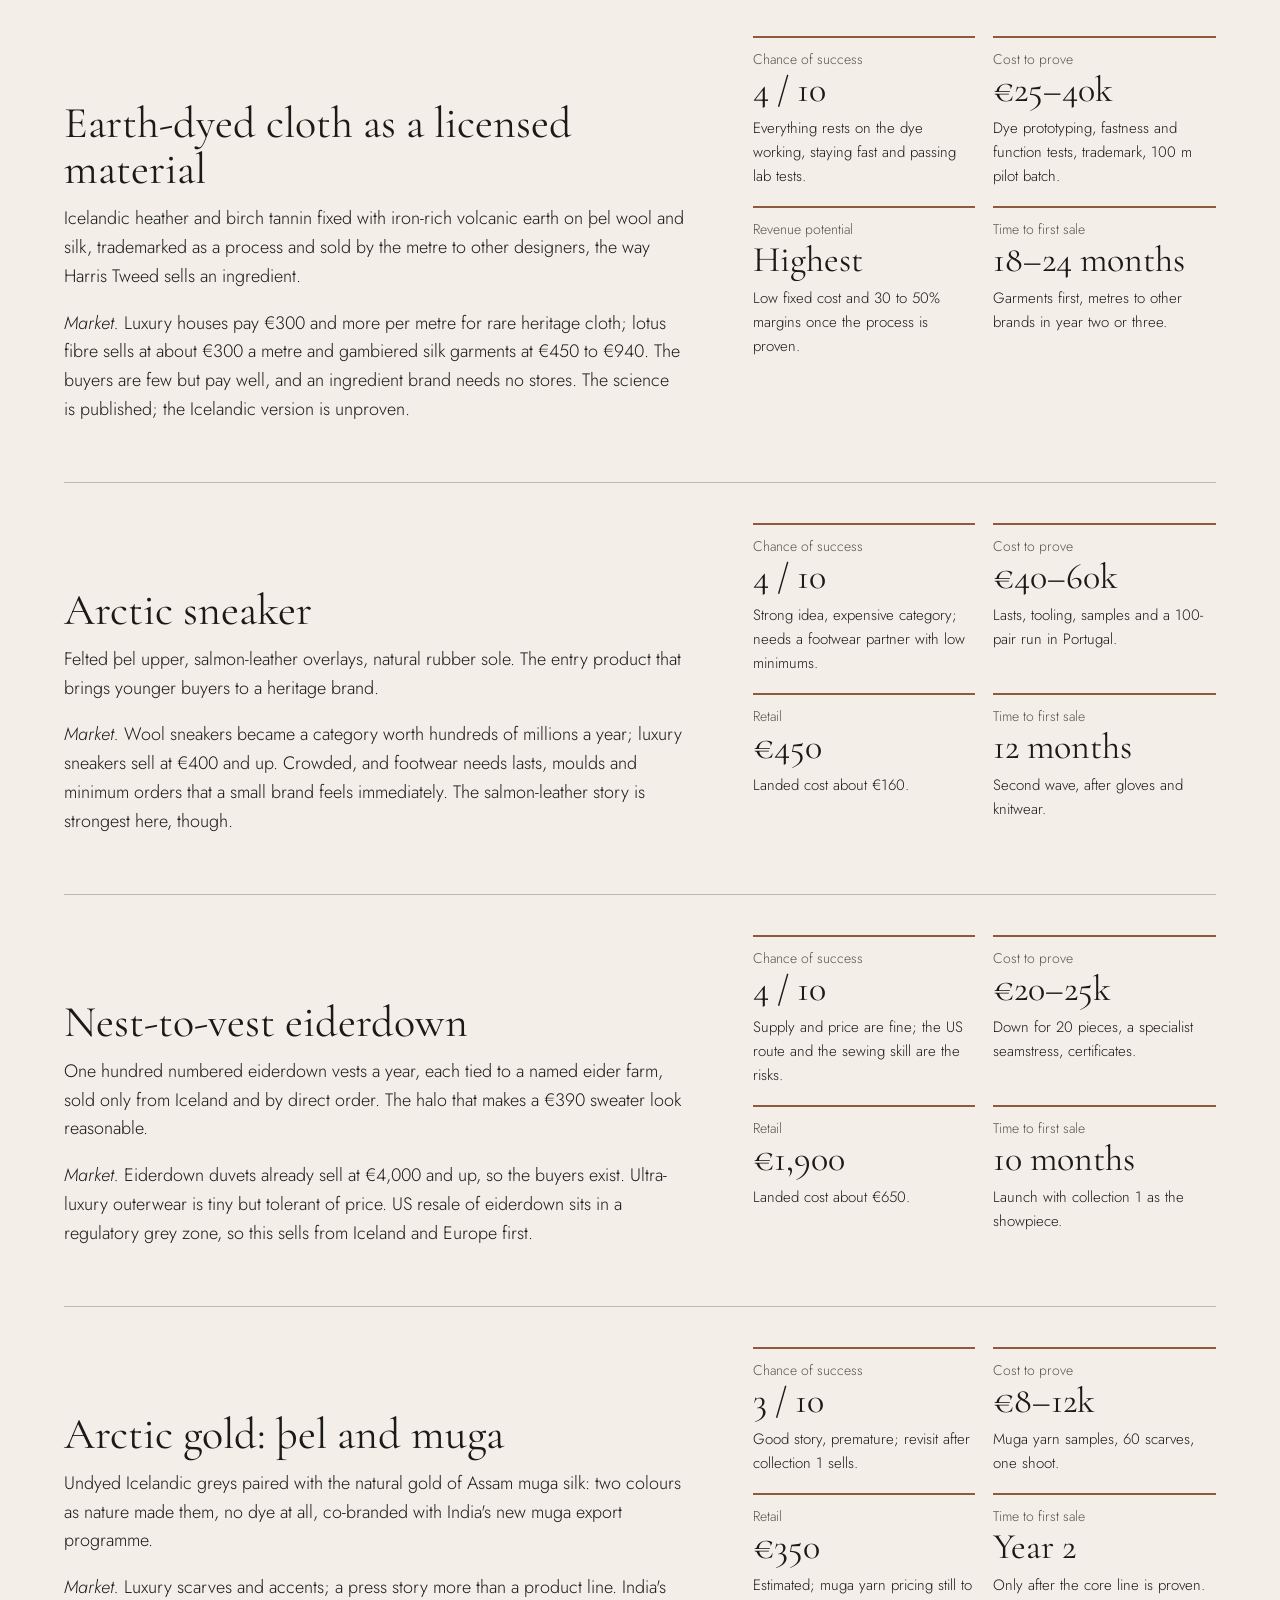
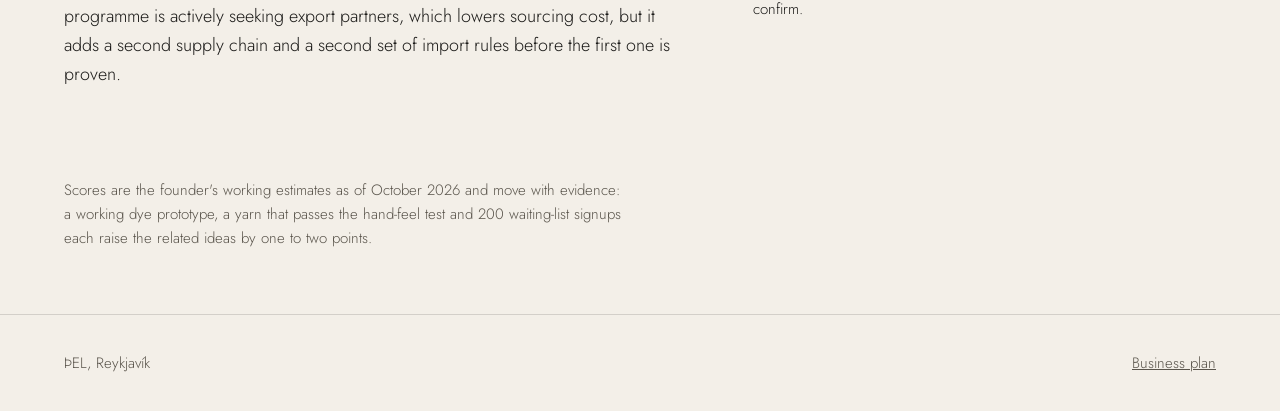
<file: ideas.html>
<!doctype html>
<html lang="en">
<head>
<meta charset="utf-8">
<meta name="viewport" content="width=device-width, initial-scale=1">
<title>ÞEL — Business ideas, market, odds and cost</title>
<meta name="description" content="Every ÞEL business idea with its market, estimated cost and chance of success.">
<link rel="preconnect" href="https://fonts.googleapis.com">
<link rel="stylesheet" href="https://fonts.googleapis.com/css2?family=Cormorant+Garamond:ital,wght@0,400;0,600;1,400&family=Jost:wght@300;400;500&display=swap">
<link rel="stylesheet" href="style.css">
<style>
.idea{border-top:1px solid rgba(27,26,24,.25);padding:40px 0;display:grid;grid-template-columns:1.4fr 1fr;gap:40px}
.idea h2{font-size:clamp(30px,3.5vw,44px);margin-bottom:12px}
.facts{display:grid;grid-template-columns:1fr 1fr;gap:18px;align-content:start}
.facts div{border-top:2px solid var(--mud);padding-top:10px}
.facts span{display:block;font-size:14px;color:var(--ink-soft)}
.facts strong{font-family:'Cormorant Garamond',Georgia,serif;font-size:36px;font-weight:400;display:block;line-height:1.1}
.facts p{font-size:15px;margin:6px 0 0}
.summary{width:100%;border-collapse:collapse;font-size:16px;margin:24px 0 48px}
.summary th,.summary td{text-align:left;padding:10px 8px;border-bottom:1px solid rgba(27,26,24,.2)}
.summary th{font-weight:500}
@media (max-width:800px){.idea{grid-template-columns:1fr}}
</style>
</head>
<body>
<header>
  <div class="wrap">
    <a class="mark" href="index.html">ÞEL</a>
    <nav aria-label="Main">
      <a href="index.html#materials">Materials</a>
      <a href="index.html#products">Products</a>
      <a href="business.html">Business plan</a>
      <a href="ideas.html">Ideas</a>
      <a href="https://gummihurdal.github.io/ideas/">All ideas</a>
    </nav>
  </div>
</header>

<main class="doc">
<section class="hero">
  <div class="wrap" style="display:block">
    <p class="lead">Idea register, October 2026</p>
    <h1>Nine ideas, scored.</h1>
    <p>Each idea with the market it sells into, what it costs to find out whether it works, and an honest chance of success from 0 to 10. Costs are estimates for a first proof, not for scale. Scores will change as prototypes and signups come in.</p>
  </div>
</section>

<div class="wrap">
<h2 style="margin-top:56px">At a glance</h2>
<table class="summary">
  <thead><tr><th>Idea</th><th>Market</th><th>Cost to prove (€)</th><th>Chance</th></tr></thead>
  <tbody>
    <tr><td><a href="#glove">Þel-lined salmon glove</a></td><td>Luxury accessories</td><td>8,000 to 12,000</td><td>6</td></tr>
    <tr><td><a href="#iceland">Sell in Iceland first</a></td><td>Tourist retail, Reykjavík</td><td>25,000 pop-up / 90,000 store</td><td>6</td></tr>
    <tr><td><a href="#repair">Lifetime repair and buy-back</a></td><td>Resale and loyalty</td><td>3,000 to 5,000</td><td>7</td></tr>
    <tr><td><a href="#knitwear">Fine þel knitwear</a></td><td>Premium knitwear</td><td>35,000 to 50,000</td><td>5</td></tr>
    <tr><td><a href="#passport">Provenance passport</a></td><td>Brand feature; anti-counterfeit tools</td><td>8,000 to 15,000</td><td>5</td></tr>
    <tr><td><a href="#material">Earth-dyed cloth as a licensed material</a></td><td>Luxury textile ingredients</td><td>25,000 to 40,000</td><td>4</td></tr>
    <tr><td><a href="#sneaker">Arctic sneaker</a></td><td>Premium wool and leather sneakers</td><td>40,000 to 60,000</td><td>4</td></tr>
    <tr><td><a href="#vest">Nest-to-vest eiderdown</a></td><td>Ultra-luxury outerwear</td><td>20,000 to 25,000</td><td>4</td></tr>
    <tr><td><a href="#gold">Arctic gold: þel and muga</a></td><td>Luxury scarves and accents</td><td>8,000 to 12,000</td><td>3</td></tr>
  </tbody>
</table>

<article class="idea" id="glove">
  <div>
    <h2>Þel-lined salmon-leather glove</h2>
    <p>One product that shows both materials: salmon leather outside, soft þel wool inside. Cheap to prototype, ships in an envelope, and clears customs more easily than footwear.</p>
    <p><em>Market.</em> Luxury gloves sell at €150 to €400 from Italian and Scandinavian makers; it is a gift category, which suits a Reykjavík shop and the holiday season. Small market, but one a new brand can enter without permission.</p>
  </div>
  <div class="facts">
    <div><span>Chance of success</span><strong>6 / 10</strong><p>Low technical risk; the question is whether salmon leather stays supple in cold and wet use.</p></div>
    <div><span>Cost to prove</span><strong>€8–12k</strong><p>Pattern, 20 skins, two sample rounds and 150 pairs from a glove maker.</p></div>
    <div><span>Retail</span><strong>€220</strong><p>Landed cost about €50; gross margin near 75%.</p></div>
    <div><span>Time to first sale</span><strong>5 months</strong><p>Could be the first thing ÞEL sells.</p></div>
  </div>
</article>

<article class="idea" id="iceland">
  <div>
    <h2>Sell in Iceland first</h2>
    <p>Launch where the materials come from, to the people flying in to see the country. Buyers carry the brand home, so the first US customers arrive without import licences, tariffs or brokers.</p>
    <p><em>Market.</em> More than two million visitors a year, a large share from North America, passing through Keflavík and downtown Reykjavík with money set aside for something Icelandic. Current offer is dominated by lopapeysa sweaters and tourist shops; an elegant material-led store has no direct competitor.</p>
  </div>
  <div class="facts">
    <div><span>Chance of success</span><strong>6 / 10</strong><p>Demand is proven; the risk is rent and staffing a store from Switzerland.</p></div>
    <div><span>Cost to prove</span><strong>€25k</strong><p>A three-month summer pop-up. A permanent store fit-out runs about €90k.</p></div>
    <div><span>Revenue potential</span><strong>€150–300k</strong><p>Per year for a small central store, based on typical tourist-retail takings.</p></div>
    <div><span>Time to first sale</span><strong>8 months</strong><p>Summer 2027 pop-up.</p></div>
  </div>
</article>

<article class="idea" id="repair">
  <div>
    <h2>Lifetime repair and buy-back</h2>
    <p>Free repair for life and a buy-back resale programme. Longevity is what the brand claims; this turns the claim into a contract and brings customers back.</p>
    <p><em>Market.</em> Resale and repair are growing faster than new luxury sales, and buyers at €400 and up increasingly expect them. For a small brand it is a loyalty tool more than a revenue line, but it raises conversion on the first purchase.</p>
  </div>
  <div class="facts">
    <div><span>Chance of success</span><strong>7 / 10</strong><p>Simple to run at small volumes; the risk is repair cost on fish leather.</p></div>
    <div><span>Cost to prove</span><strong>€3–5k</strong><p>A repair partner in Iceland and a page on the site.</p></div>
    <div><span>Revenue potential</span><strong>Indirect</strong><p>Higher first-purchase conversion and repeat buyers.</p></div>
    <div><span>Time to launch</span><strong>With collection 1</strong><p>Announce at launch, deliver from year two.</p></div>
  </div>
</article>

<article class="idea" id="knitwear">
  <div>
    <h2>Fine þel knitwear</h2>
    <p>The core of the clothing line: crewnecks and cardigans spun from the inner coat only, in undyed natural colours, cut like nomerae or Toteme rather than like a lopapeysa.</p>
    <p><em>Market.</em> Premium knitwear is a large, crowded market where merino and cashmere set the reference. The opening is that nobody sells Icelandic wool as a fine, elegant yarn; the risk is that þel at 20 microns feels rustic next to cashmere at the same price.</p>
  </div>
  <div class="facts">
    <div><span>Chance of success</span><strong>5 / 10</strong><p>Depends entirely on the hand-feel test against merino and cashmere.</p></div>
    <div><span>Cost to prove</span><strong>€35–50k</strong><p>Yarn trial spin, designer, samples and a run of 250 pieces.</p></div>
    <div><span>Retail</span><strong>€390–490</strong><p>Landed cost €110 to €140.</p></div>
    <div><span>Time to first sale</span><strong>10 months</strong><p>Yarn trial must come first.</p></div>
  </div>
</article>

<article class="idea" id="passport">
  <div>
    <h2>Provenance passport</h2>
    <p>An NFC tag in every piece opens the farm, the boat, the dye site and a photo of that exact item. It makes "no two alike" verifiable and blocks copies.</p>
    <p><em>Market.</em> As a feature it strengthens every other idea on this page. As a standalone product, small heritage brands and artisan makers lack affordable anti-counterfeit tools; the EU's coming digital product passport rules push the same way. A software founder could build it once and sell it twice.</p>
  </div>
  <div class="facts">
    <div><span>Chance of success</span><strong>5 / 10</strong><p>Near-certain as a feature; 3 as a standalone software business.</p></div>
    <div><span>Cost to prove</span><strong>€8–15k</strong><p>NFC tags at about €1 each, a web app, photography workflow.</p></div>
    <div><span>Revenue potential</span><strong>Indirect, then SaaS</strong><p>Higher prices and trust first; licensing to other makers later.</p></div>
    <div><span>Time to launch</span><strong>With collection 1</strong><p>Build in Q2 2027.</p></div>
  </div>
</article>

<article class="idea" id="material">
  <div>
    <h2>Earth-dyed cloth as a licensed material</h2>
    <p>Icelandic heather and birch tannin fixed with iron-rich volcanic earth on þel wool and silk, trademarked as a process and sold by the metre to other designers, the way Harris Tweed sells an ingredient.</p>
    <p><em>Market.</em> Luxury houses pay €300 and more per metre for rare heritage cloth; lotus fibre sells at about €300 a metre and gambiered silk garments at €450 to €940. The buyers are few but pay well, and an ingredient brand needs no stores. The science is published; the Icelandic version is unproven.</p>
  </div>
  <div class="facts">
    <div><span>Chance of success</span><strong>4 / 10</strong><p>Everything rests on the dye working, staying fast and passing lab tests.</p></div>
    <div><span>Cost to prove</span><strong>€25–40k</strong><p>Dye prototyping, fastness and function tests, trademark, 100 m pilot batch.</p></div>
    <div><span>Revenue potential</span><strong>Highest</strong><p>Low fixed cost and 30 to 50% margins once the process is proven.</p></div>
    <div><span>Time to first sale</span><strong>18–24 months</strong><p>Garments first, metres to other brands in year two or three.</p></div>
  </div>
</article>

<article class="idea" id="sneaker">
  <div>
    <h2>Arctic sneaker</h2>
    <p>Felted þel upper, salmon-leather overlays, natural rubber sole. The entry product that brings younger buyers to a heritage brand.</p>
    <p><em>Market.</em> Wool sneakers became a category worth hundreds of millions a year; luxury sneakers sell at €400 and up. Crowded, and footwear needs lasts, moulds and minimum orders that a small brand feels immediately. The salmon-leather story is strongest here, though.</p>
  </div>
  <div class="facts">
    <div><span>Chance of success</span><strong>4 / 10</strong><p>Strong idea, expensive category; needs a footwear partner with low minimums.</p></div>
    <div><span>Cost to prove</span><strong>€40–60k</strong><p>Lasts, tooling, samples and a 100-pair run in Portugal.</p></div>
    <div><span>Retail</span><strong>€450</strong><p>Landed cost about €160.</p></div>
    <div><span>Time to first sale</span><strong>12 months</strong><p>Second wave, after gloves and knitwear.</p></div>
  </div>
</article>

<article class="idea" id="vest">
  <div>
    <h2>Nest-to-vest eiderdown</h2>
    <p>One hundred numbered eiderdown vests a year, each tied to a named eider farm, sold only from Iceland and by direct order. The halo that makes a €390 sweater look reasonable.</p>
    <p><em>Market.</em> Eiderdown duvets already sell at €4,000 and up, so the buyers exist. Ultra-luxury outerwear is tiny but tolerant of price. US resale of eiderdown sits in a regulatory grey zone, so this sells from Iceland and Europe first.</p>
  </div>
  <div class="facts">
    <div><span>Chance of success</span><strong>4 / 10</strong><p>Supply and price are fine; the US route and the sewing skill are the risks.</p></div>
    <div><span>Cost to prove</span><strong>€20–25k</strong><p>Down for 20 pieces, a specialist seamstress, certificates.</p></div>
    <div><span>Retail</span><strong>€1,900</strong><p>Landed cost about €650.</p></div>
    <div><span>Time to first sale</span><strong>10 months</strong><p>Launch with collection 1 as the showpiece.</p></div>
  </div>
</article>

<article class="idea" id="gold">
  <div>
    <h2>Arctic gold: þel and muga</h2>
    <p>Undyed Icelandic greys paired with the natural gold of Assam muga silk: two colours as nature made them, no dye at all, co-branded with India's new muga export programme.</p>
    <p><em>Market.</em> Luxury scarves and accents; a press story more than a product line. India's programme is actively seeking export partners, which lowers sourcing cost, but it adds a second supply chain and a second set of import rules before the first one is proven.</p>
  </div>
  <div class="facts">
    <div><span>Chance of success</span><strong>3 / 10</strong><p>Good story, premature; revisit after collection 1 sells.</p></div>
    <div><span>Cost to prove</span><strong>€8–12k</strong><p>Muga yarn samples, 60 scarves, one shoot.</p></div>
    <div><span>Retail</span><strong>€350</strong><p>Estimated; muga yarn pricing still to confirm.</p></div>
    <div><span>Time to first sale</span><strong>Year 2</strong><p>Only after the core line is proven.</p></div>
  </div>
</article>

<p class="note" style="margin:32px 0 64px">Scores are the founder's working estimates as of October 2026 and move with evidence: a working dye prototype, a yarn that passes the hand-feel test and 200 waiting-list signups each raise the related ideas by one to two points.</p>
</div>
</main>

<footer>
  <div class="wrap">
    <span>ÞEL, Reykjavík</span>
    <span><a href="business.html">Business plan</a></span>
  </div>
</footer>
</body>
</html>
</file>
<file: style.css>
:root{--basalt:#1B1A18;--ash:#E8E3D9;--paper:#F3EFE8;--mud:#8E5B3A;--moss:#6B6F66;--ink-soft:#5A554C;--max:1200px}
*{box-sizing:border-box}
html{scroll-behavior:smooth}
@media (prefers-reduced-motion:reduce){html{scroll-behavior:auto}}
body{margin:0;background:var(--paper);color:var(--basalt);font-family:'Jost','Helvetica Neue',Arial,sans-serif;font-weight:300;line-height:1.6;font-size:18px}
h1,h2,h3{font-family:'Cormorant Garamond',Georgia,serif;font-weight:400;line-height:1.05;margin:0}
h1{font-size:clamp(44px,8vw,96px);letter-spacing:-.01em}
h2{font-size:clamp(34px,4.5vw,56px)}
h3{font-size:28px}
p{margin:0 0 1em;max-width:62ch}
a{color:inherit}
a:focus-visible,button:focus-visible{outline:2px solid var(--mud);outline-offset:3px}
.wrap{max-width:var(--max);margin:0 auto;padding:0 24px}
header{position:sticky;top:0;z-index:5;background:rgba(243,239,232,.92);backdrop-filter:blur(6px);border-bottom:1px solid rgba(27,26,24,.15)}
header .wrap{display:flex;justify-content:space-between;align-items:center;gap:16px;padding-top:18px;padding-bottom:18px}
.mark{font-weight:500;letter-spacing:.3em;text-decoration:none;font-size:20px}
nav{display:flex;flex-wrap:wrap;gap:22px;font-size:16px}
nav a{text-decoration:none}
nav a:hover{color:var(--mud)}
.hero{background:var(--basalt);color:var(--ash);padding:96px 0 80px}
.hero .wrap{display:grid;grid-template-columns:1.2fr 1fr;gap:56px;align-items:end}
.hero p{color:#C9C2B5;font-size:21px}
.hero .lead{font-size:17px;color:#C9C2B5;margin-bottom:20px}
.hero-img{aspect-ratio:4/5;width:100%;object-fit:cover;display:block;border:1px solid rgba(232,227,217,.15)}
.btns{display:flex;flex-wrap:wrap;gap:14px;margin-top:28px}
.btn{display:inline-block;padding:15px 30px;text-decoration:none;font-size:16px;border:1px solid var(--ash);color:var(--ash)}
.btn.solid{background:var(--ash);color:var(--basalt)}
.btn.dark{border-color:var(--basalt);color:var(--basalt)}
.btn.dark.solid{background:var(--basalt);color:var(--ash)}
section{padding:88px 0}
.intro{max-width:720px;margin-bottom:48px}
.grid4{display:grid;grid-template-columns:repeat(4,1fr);gap:32px}
.grid4 img{width:100%;aspect-ratio:4/5;object-fit:cover;display:block;margin-bottom:18px}
.grid4 h3{margin-bottom:8px}
.grid4 p{font-size:16px}
.products{background:var(--ash)}
.lineup{width:100%;height:auto;display:block;margin:24px 0 40px}
.ptable{width:100%;border-collapse:collapse;font-size:17px}
.ptable th,.ptable td{text-align:left;padding:14px 8px;border-bottom:1px solid rgba(27,26,24,.2);vertical-align:top}
.ptable th{font-weight:500}
.steps{display:grid;grid-template-columns:repeat(4,1fr);gap:28px;counter-reset:s}
.steps div{border-top:2px solid var(--mud);padding-top:16px}
.steps div::before{counter-increment:s;content:counter(s);font-family:'Cormorant Garamond',Georgia,serif;font-size:34px;display:block;margin-bottom:6px;color:var(--mud)}
.passport{background:var(--mud);color:#F3EEE6}
.passport .wrap{display:grid;grid-template-columns:1fr 1fr;gap:40px;align-items:center}
.passport p{font-size:19px}
.biz{background:var(--basalt);color:var(--ash)}
.biz p{color:#C9C2B5}
.biz .cols{display:grid;grid-template-columns:repeat(3,1fr);gap:32px;margin-top:40px}
.biz .cols div{border-top:1px solid rgba(232,227,217,.3);padding-top:18px}
.biz .cols strong{display:block;font-family:'Cormorant Garamond',Georgia,serif;font-size:40px;font-weight:400;margin-bottom:6px}
.biz .cols p{font-size:16px}
.wait form{display:flex;flex-wrap:wrap;gap:12px;margin-top:20px}
.wait input{flex:1 1 260px;padding:14px 16px;font:inherit;border:1px solid var(--basalt);background:#fff}
.wait button{padding:14px 28px;font:inherit;background:var(--basalt);color:var(--ash);border:0;cursor:pointer}
footer{border-top:1px solid rgba(27,26,24,.15);padding:36px 0;font-size:15px;color:var(--ink-soft)}
footer .wrap{display:flex;flex-wrap:wrap;justify-content:space-between;gap:12px}
.doc h2{margin:64px 0 20px}
.doc h3{margin:36px 0 12px}
.doc ul,.doc ol{padding-left:22px;max-width:70ch}
.doc li{margin-bottom:8px}
.doc table{width:100%;border-collapse:collapse;font-size:16px;margin:16px 0 8px}
.doc th,.doc td{text-align:left;padding:10px 8px;border-bottom:1px solid rgba(27,26,24,.2);vertical-align:top}
.doc th{font-weight:500}
.note{font-size:15px;color:var(--ink-soft)}
@media (max-width:900px){.hero .wrap,.passport .wrap{grid-template-columns:1fr}.grid4,.steps,.biz .cols{grid-template-columns:1fr 1fr}}
@media (max-width:560px){.grid4,.steps,.biz .cols{grid-template-columns:1fr}section{padding:64px 0}.hero{padding:64px 0 56px}.ptable{font-size:15px}}
</file>
